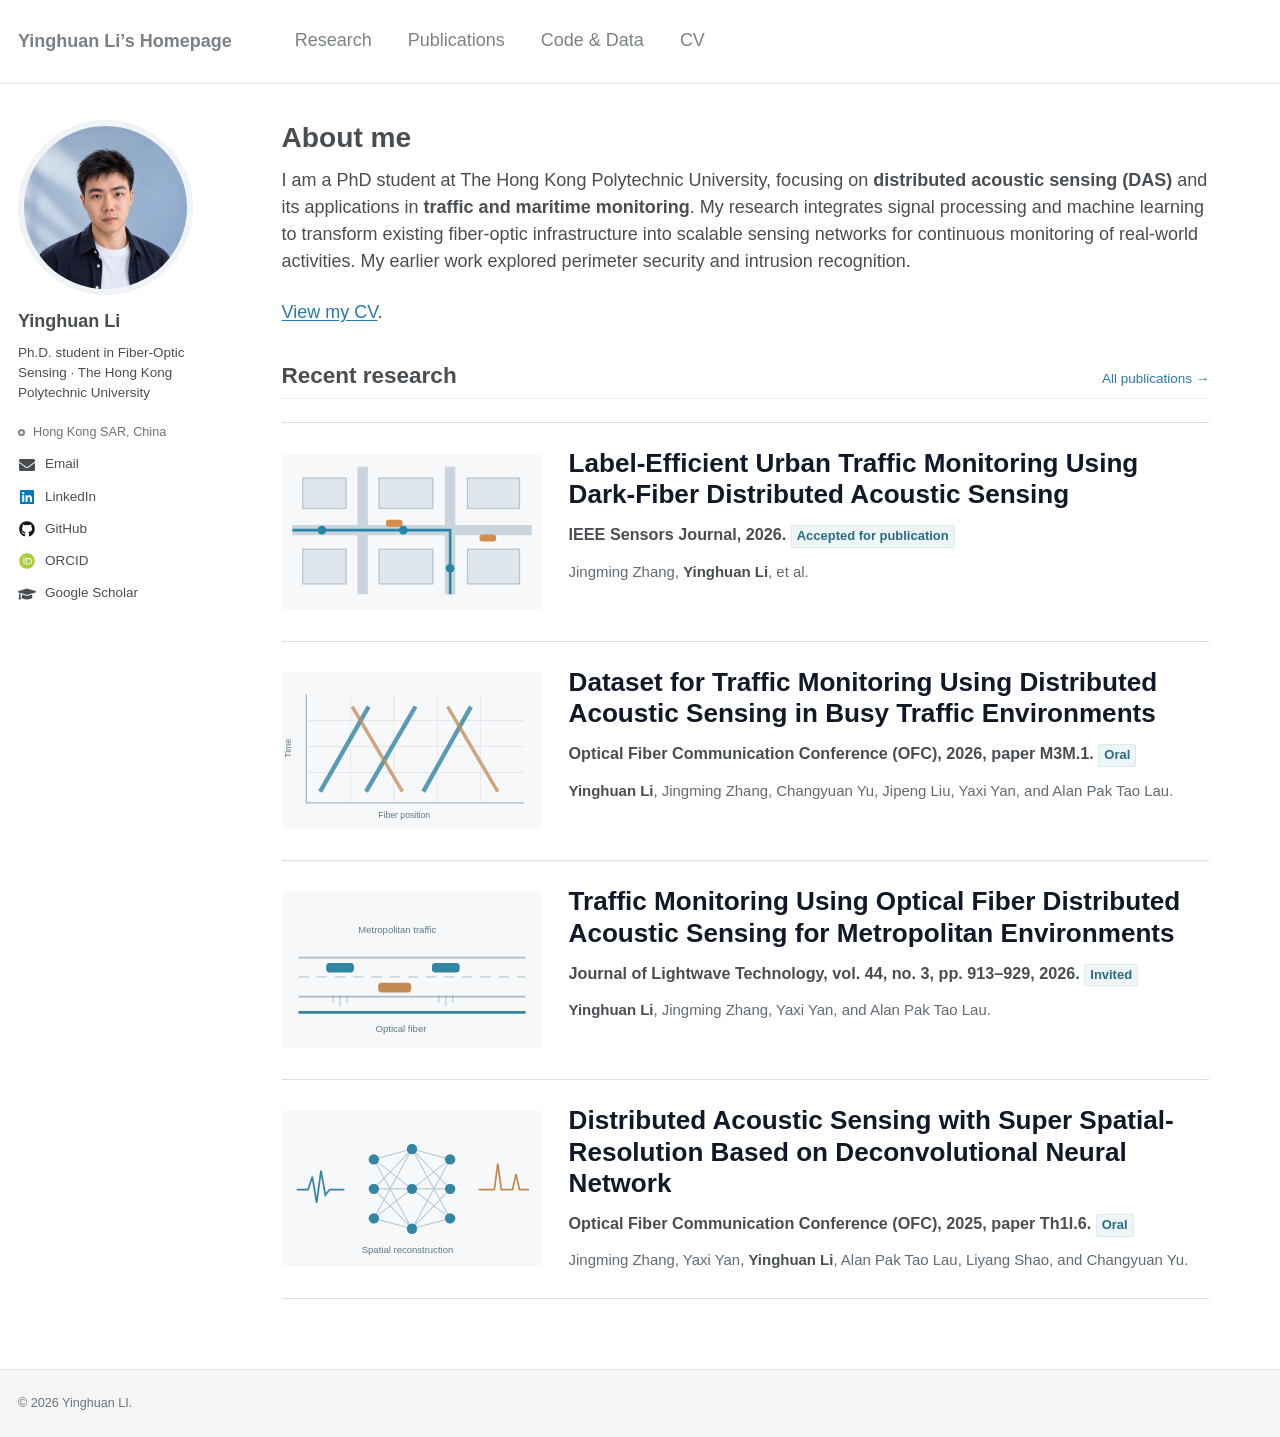
<file: index.html>
<!doctype html>
<!-- Adapted from Academic Pages / Minimal Mistakes; see assets/academicpages-LICENSE.txt. -->
<html lang="en">
<head>
  <meta charset="utf-8">
  <meta name="viewport" content="width=device-width, initial-scale=1">
  <title>About · Yinghuan Li</title>
  <meta name="description" content="I am a PhD student at The Hong Kong Polytechnic University, focusing on distributed acoustic sensing (DAS) and its applications in traffic and maritime monitoring. My research integrates signal processing and machine learning to transform existing fiber-optic infrastructure into scalable sensing networks for continuous monitoring of real-world activities. My earlier work explored perimeter security and intrusion recognition.">
  
  <link rel="stylesheet" href="/assets/css/main.css?v=1793002658">
</head>
<body>
  <a class="skip" href="#main">Skip to content</a>
  <header class="masthead"><div class="masthead__inner-wrap"><nav class="site-navigation" aria-label="Main navigation">
    <div class="nav-primary">
    <a class="site-name" href="/" aria-current="page">Yinghuan Li’s Homepage</a>
    <ul class="nav-visible"><li><a href="/research/">Research</a></li><li><a href="/publications/">Publications</a></li><li><a href="/code-data/">Code & Data</a></li><li><a href="/cv/">CV</a></li></ul>
    </div>
    <button class="nav-toggle" type="button" aria-label="More navigation" aria-controls="nav-overflow" aria-expanded="false" hidden><span class="nav-toggle-icon" aria-hidden="true"><span></span><span></span><span></span></span></button>
    <ul class="nav-overflow" id="nav-overflow" hidden></ul>
  </nav></div></header>
  <div class="portfolio-shell">
    
<aside class="author-card" aria-label="Author profile">
  <img class="author-monogram" src="/assets/media/ba9389b0b4972a44.webp" alt="Yinghuan Li">
  <div class="author-copy">
  <h2>Yinghuan Li</h2>
  <p class="author-role">Ph.D. student in Fiber-Optic Sensing · The Hong Kong Polytechnic University</p>
  </div>
  <div class="author-links-wrapper">
  <button class="follow-toggle" type="button" aria-controls="author-contact-links" aria-expanded="false">Follow</button>
  <ul class="author-links" id="author-contact-links"><li class="author-location"><span class="location">Hong Kong SAR, China</span></li><li><a href="mailto:ying-huan.li@connect.polyu.hk"><!-- Font Awesome Free 5.15.4; icons CC BY 4.0. See assets/fontawesome-LICENSE.txt. -->
<svg class="contact-icon contact-icon--email" viewBox="0 0 512 512" fill="currentColor" aria-hidden="true" focusable="false" xmlns="http://www.w3.org/2000/svg"><path d="M502.3 190.8c3.9-3.1 9.7-.2 9.7 4.7V400c0 26.5-21.5 48-48 48H48c-26.5 0-48-21.5-48-48V195.6c0-5 5.7-7.8 9.7-4.7 22.4 17.4 52.1 39.5 154.1 113.6 21.1 15.4 56.7 47.8 92.2 47.6 35.7.3 72-32.8 92.3-47.6 102-74.1 131.6-96.3 154-113.7zM256 320c23.2.4 56.6-29.2 73.4-41.4 132.7-96.3 142.8-104.7 173.4-128.7 5.8-4.5 9.2-11.5 9.2-18.9v-19c0-26.5-21.5-48-48-48H48C21.5 64 0 85.5 0 112v19c0 7.4 3.4 14.3 9.2 18.9 30.6 23.9 40.7 32.4 173.4 128.7 16.8 12.2 50.2 41.8 73.4 41.4z"/></svg>

Email</a></li><li><a href="https://www.linkedin.com/in/yinghuan-li-a38567391/?locale=en"><!-- Font Awesome Free 5.15.4; icons CC BY 4.0. See assets/fontawesome-LICENSE.txt. -->
<svg class="contact-icon contact-icon--linkedin" viewBox="0 0 448 512" fill="currentColor" aria-hidden="true" focusable="false" xmlns="http://www.w3.org/2000/svg"><path d="M416 32H31.9C14.3 32 0 46.5 0 64.3v383.4C0 465.5 14.3 480 31.9 480H416c17.6 0 32-14.5 32-32.3V64.3c0-17.8-14.4-32.3-32-32.3zM135.4 416H69V202.2h66.5V416zm-33.2-243c-21.3 0-38.5-17.3-38.5-38.5S80.9 96 102.2 96c21.2 0 38.5 17.3 38.5 38.5 0 21.3-17.2 38.5-38.5 38.5zm282.1 243h-66.4V312c0-24.8-.5-56.7-34.5-56.7-34.6 0-39.9 27-39.9 54.9V416h-66.4V202.2h63.7v29.2h.9c8.9-16.8 30.6-34.5 62.9-34.5 67.2 0 79.7 44.3 79.7 101.9V416z"/></svg>

LinkedIn</a></li><li><a href="https://github.com/StepsEight"><!-- Font Awesome Free 5.15.4; icons CC BY 4.0. See assets/fontawesome-LICENSE.txt. -->
<svg class="contact-icon contact-icon--github" viewBox="0 0 496 512" fill="currentColor" aria-hidden="true" focusable="false" xmlns="http://www.w3.org/2000/svg"><path d="M165.9 397.4c0 2-2.3 3.6-5.2 3.6-3.3.3-5.6-1.3-5.6-3.6 0-2 2.3-3.6 5.2-3.6 3-.3 5.6 1.3 5.6 3.6zm-31.1-4.5c-.7 2 1.3 4.3 4.3 4.9 2.6 1 5.6 0 6.2-2s-1.3-4.3-4.3-5.2c-2.6-.7-5.5.3-6.2 2.3zm44.2-1.7c-2.9.7-4.9 2.6-4.6 4.9.3 2 2.9 3.3 5.9 2.6 2.9-.7 4.9-2.6 4.6-4.6-.3-1.9-3-3.2-5.9-2.9zM244.8 8C106.1 8 0 113.3 0 252c0 110.9 69.8 205.8 169.5 239.2 12.8 2.3 17.3-5.6 17.3-12.1 0-6.2-.3-40.4-.3-61.4 0 0-70 15-84.7-29.8 0 0-11.4-29.1-27.8-36.6 0 0-22.9-15.7 1.6-15.4 0 0 24.9 2 38.6 25.8 21.9 38.6 58.6 27.5 72.9 20.9 2.3-16 8.8-27.1 16-33.7-55.9-6.2-112.3-14.3-112.3-110.5 0-27.5 7.6-41.3 23.6-58.9-2.6-6.5-11.1-33.3 2.6-67.9 20.9-6.5 69 27 69 27 20-5.6 41.5-8.5 62.8-8.5s42.8 2.9 62.8 8.5c0 0 48.1-33.6 69-27 13.7 34.7 5.2 61.4 2.6 67.9 16 17.7 25.8 31.5 25.8 58.9 0 96.5-58.9 104.2-114.8 110.5 9.2 7.9 17 22.9 17 46.4 0 33.7-.3 75.4-.3 83.6 0 6.5 4.6 14.4 17.3 12.1C428.2 457.8 496 362.9 496 252 496 113.3 383.5 8 244.8 8zM97.2 352.9c-1.3 1-1 3.3.7 5.2 1.6 1.6 3.9 2.3 5.2 1 1.3-1 1-3.3-.7-5.2-1.6-1.6-3.9-2.3-5.2-1zm-10.8-8.1c-.7 1.3.3 2.9 2.3 3.9 1.6 1 3.6.7 4.3-.7.7-1.3-.3-2.9-2.3-3.9-2-.6-3.6-.3-4.3.7zm32.4 35.6c-1.6 1.3-1 4.3 1.3 6.2 2.3 2.3 5.2 2.6 6.5 1 1.3-1.3.7-4.3-1.3-6.2-2.2-2.3-5.2-2.6-6.5-1zm-11.4-14.7c-1.6 1-1.6 3.6 0 5.9 1.6 2.3 4.3 3.3 5.6 2.3 1.6-1.3 1.6-3.9 0-6.2-1.4-2.3-4-3.3-5.6-2z"/></svg>

GitHub</a></li><li><a href="https://orcid.org/0000-0002-9849-8032"><!-- Font Awesome Free 5.15.4; icons CC BY 4.0. See assets/fontawesome-LICENSE.txt. -->
<svg class="contact-icon contact-icon--orcid" viewBox="0 0 512 512" fill="currentColor" aria-hidden="true" focusable="false" xmlns="http://www.w3.org/2000/svg"><path d="M294.75 188.19h-45.92V342h47.47c67.62 0 83.12-51.34 83.12-76.91 0-41.64-26.54-76.9-84.67-76.9zM256 8C119 8 8 119 8 256s111 248 248 248 248-111 248-248S393 8 256 8zm-80.79 360.76h-29.84v-207.5h29.84zm-14.92-231.14a19.57 19.57 0 1 1 19.57-19.57 19.64 19.64 0 0 1-19.57 19.57zM300 369h-81V161.26h80.6c76.73 0 110.44 54.83 110.44 103.85C410 318.39 368.38 369 300 369z"/></svg>

ORCID</a></li><li><a href="https://scholar.google.com/citations?user=n-cyWgwAAAAJ&amp;hl=en"><!-- Font Awesome Free 5.15.4; icons CC BY 4.0. See assets/fontawesome-LICENSE.txt. -->
<svg class="contact-icon contact-icon--scholar" viewBox="0 0 640 512" fill="currentColor" aria-hidden="true" focusable="false" xmlns="http://www.w3.org/2000/svg"><path d="M622.34 153.2L343.4 67.5c-15.2-4.67-31.6-4.67-46.79 0L17.66 153.2c-23.54 7.23-23.54 38.36 0 45.59l48.63 14.94c-10.67 13.19-17.23 29.28-17.88 46.9C38.78 266.15 32 276.11 32 288c0 10.78 5.68 19.85 13.86 25.65L20.33 428.53C18.11 438.52 25.71 448 35.94 448h56.11c10.24 0 17.84-9.48 15.62-19.47L82.14 313.65C90.32 307.85 96 298.78 96 288c0-11.57-6.47-21.25-15.66-26.87.76-15.02 8.44-28.3 20.69-36.72L296.6 284.5c9.06 2.78 26.44 6.25 46.79 0l278.95-85.7c23.55-7.24 23.55-38.36 0-45.6zM352.79 315.09c-28.53 8.76-52.84 3.92-65.59 0l-145.02-44.55L128 384c0 35.35 85.96 64 192 64s192-28.65 192-64l-14.18-113.47-145.03 44.56z"/></svg>

Google Scholar</a></li></ul>
  </div>
</aside>

    <main id="main"><h1>About me</h1>
<div class="about-copy">
<p>I am a PhD student at The Hong Kong Polytechnic University, focusing on <strong>distributed acoustic sensing (DAS)</strong> and its applications in <strong>traffic and maritime monitoring</strong>. My research integrates signal processing and machine learning to transform existing fiber-optic infrastructure into scalable sensing networks for continuous monitoring of real-world activities. My earlier work explored perimeter security and intrusion recognition.</p>
<p><a href="/cv/">View my CV</a>.</p>
</div>

<div class="section-heading"><h2>Recent research</h2><a href="/publications/">All publications <span aria-hidden="true">→</span></a></div>
<div class="research-list">


<article class="project-row research-row">
  <figure class="research-visual">
    
<svg viewBox="0 0 300 180" xmlns="http://www.w3.org/2000/svg" aria-hidden="true" focusable="false">
<rect width="300" height="180" rx="3" fill="#f6f8fa"/>

<g fill="#e0e7ec" stroke="#b8c6d0" stroke-width="1.5"><rect x="24" y="28" width="50" height="35"/><rect x="112" y="28" width="62" height="35"/><rect x="214" y="28" width="60" height="35"/><rect x="24" y="110" width="50" height="40"/><rect x="112" y="110" width="62" height="40"/><rect x="214" y="110" width="60" height="40"/></g>
<path d="M12 88H288M93 15V162M194 15V162" stroke="#c9d4dc" stroke-width="12"/><path d="M12 88H194V162" stroke="#2885a5" stroke-width="3" fill="none"/>
<g fill="#2885a5"><circle cx="46" cy="88" r="5"/><circle cx="140" cy="88" r="5"/><circle cx="194" cy="132" r="5"/></g><g fill="#d38c4a"><rect x="120" y="76" width="19" height="8" rx="3"/><rect x="228" y="93" width="19" height="8" rx="3"/></g>

</svg>

  </figure>
  <div class="project-copy research-citation"><h3><a href="https://doi.org/10.1109/JSEN.2026.3744392">Label-Efficient Urban Traffic Monitoring Using Dark-Fiber Distributed Acoustic Sensing</a></h3><p class="research-venue">IEEE Sensors Journal, 2026. <span class="badge">Accepted for publication</span></p><p class="research-authors">Jingming Zhang, <strong>Yinghuan Li</strong>, et al.</p></div>
</article>

<article class="project-row research-row">
  <figure class="research-visual">
    
<svg viewBox="0 0 300 180" xmlns="http://www.w3.org/2000/svg" aria-hidden="true" focusable="false">
<rect width="300" height="180" rx="3" fill="#f6f8fa"/>

<path d="M28 25V150H279" fill="none" stroke="#a9b8c4" stroke-width="1.5"/>
<g stroke="#e1e7ec" stroke-width="1"><path d="M28 55H279M28 85H279M28 115H279M79 25V150M129 25V150M179 25V150M229 25V150"/></g>
<g stroke="#3285a3" stroke-width="5" opacity=".8"><path d="M44 137L100 39M97 137L154 39M163 137L218 39"/></g><g stroke="#c18a52" stroke-width="4" opacity=".75"><path d="M81 39L139 137M191 39L249 137"/></g>
<g fill="#617783" font-size="10" font-family="Arial,sans-serif"><text x="111" y="168">Fiber position</text><text x="10" y="98" transform="rotate(-90 10 98)">Time</text></g>

</svg>

  </figure>
  <div class="project-copy research-citation"><h3><a href="https://doi.org/10.1364/OFC.2026.M3M.1">Dataset for Traffic Monitoring Using Distributed Acoustic Sensing in Busy Traffic Environments</a></h3><p class="research-venue">Optical Fiber Communication Conference (OFC), 2026, paper M3M.1. <span class="badge">Oral</span></p><p class="research-authors"><strong>Yinghuan Li</strong>, Jingming Zhang, Changyuan Yu, Jipeng Liu, Yaxi Yan, and Alan Pak Tao Lau.</p></div>
</article>

<article class="project-row research-row">
  <figure class="research-visual">
    
<svg viewBox="0 0 300 180" xmlns="http://www.w3.org/2000/svg" aria-hidden="true" focusable="false">
<rect width="300" height="180" rx="3" fill="#f6f8fa"/>

<path d="M19 76H281M19 121H281" stroke="#acbac5" stroke-width="2"/><path d="M19 98H281" stroke="#ced8df" stroke-width="2" stroke-dasharray="12 9"/>
<g fill="#3285a3"><rect x="51" y="82" width="32" height="11" rx="4"/><rect x="173" y="82" width="32" height="11" rx="4"/></g><rect x="111" y="105" width="38" height="11" rx="4" fill="#c18a52"/>
<path d="M19 139H281" stroke="#3285a3" stroke-width="3"/><g fill="none" stroke="#3285a3" opacity=".45"><path d="M67 119v13m-8-13v9m16-9v9M189 119v13m-8-13v9m16-9v9"/></g>
<g fill="#617783" font-family="Arial,sans-serif" font-size="11"><text x="88" y="48">Metropolitan traffic</text><text x="108" y="162">Optical fiber</text></g>

</svg>

  </figure>
  <div class="project-copy research-citation"><h3><a href="https://doi.org/10.1109/JLT.2025.3642924">Traffic Monitoring Using Optical Fiber Distributed Acoustic Sensing for Metropolitan Environments</a></h3><p class="research-venue">Journal of Lightwave Technology, vol. 44, no. 3, pp. 913–929, 2026. <span class="badge">Invited</span></p><p class="research-authors"><strong>Yinghuan Li</strong>, Jingming Zhang, Yaxi Yan, and Alan Pak Tao Lau.</p></div>
</article>

<article class="project-row research-row">
  <figure class="research-visual">
    
<svg viewBox="0 0 300 180" xmlns="http://www.w3.org/2000/svg" aria-hidden="true" focusable="false">
<rect width="300" height="180" rx="3" fill="#f6f8fa"/>

<path d="M17 91h13l5-15 5 30 5-37 5 28 5-6h17" fill="none" stroke="#3285a3" stroke-width="2"/>
<g fill="none" stroke="#b9cbd7" stroke-width="1.3"><path d="M106 56L150 44 194 56M106 56L150 90 194 56M106 56L150 136 194 56M106 90L150 44 194 90M106 90L150 90 194 90M106 90L150 136 194 90M106 124L150 44 194 124M106 124L150 90 194 124M106 124L150 136 194 124"/></g>
<g fill="#3285a3"><circle cx="106" cy="56" r="6"/><circle cx="106" cy="90" r="6"/><circle cx="106" cy="124" r="6"/><circle cx="150" cy="44" r="6"/><circle cx="150" cy="90" r="6"/><circle cx="150" cy="136" r="6"/><circle cx="194" cy="56" r="6"/><circle cx="194" cy="90" r="6"/><circle cx="194" cy="124" r="6"/></g>
<path d="M227 91h18l4-30 4 30h13l4-18 4 18h11" fill="none" stroke="#c18a52" stroke-width="2"/>
<text x="92" y="164" fill="#617783" font-family="Arial,sans-serif" font-size="11">Spatial reconstruction</text>

</svg>

  </figure>
  <div class="project-copy research-citation"><h3><a href="https://doi.org/10.1364/OFC.2025.Th1I.6">Distributed Acoustic Sensing with Super Spatial-Resolution Based on Deconvolutional Neural Network</a></h3><p class="research-venue">Optical Fiber Communication Conference (OFC), 2025, paper Th1I.6. <span class="badge">Oral</span></p><p class="research-authors">Jingming Zhang, Yaxi Yan, <strong>Yinghuan Li</strong>, Alan Pak Tao Lau, Liyang Shao, and Changyuan Yu.</p></div>
</article>

</div>


</main>
  </div>
  <footer class="portfolio-footer">© 2026 Yinghuan LI.</footer>
  <script defer src="/assets/navigation.js?v=1793002658"></script>
</body>
</html>
</file>
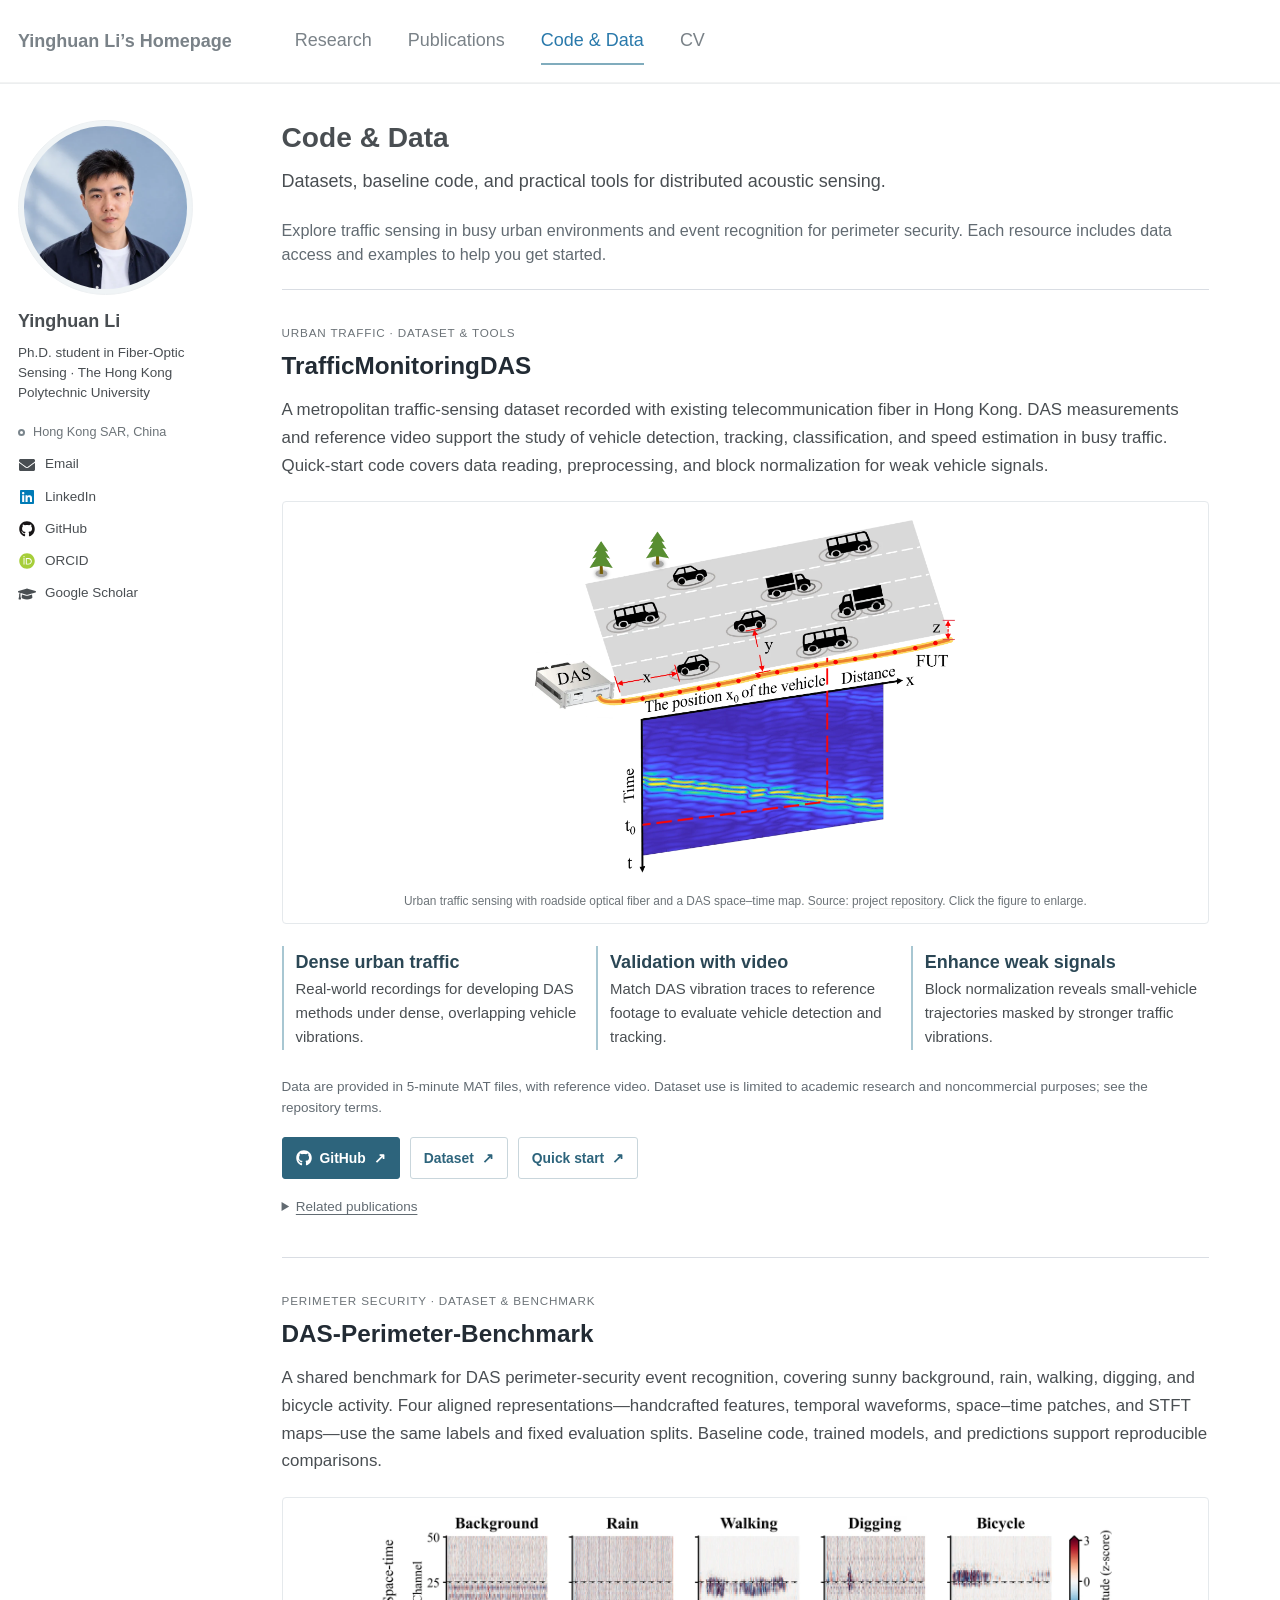
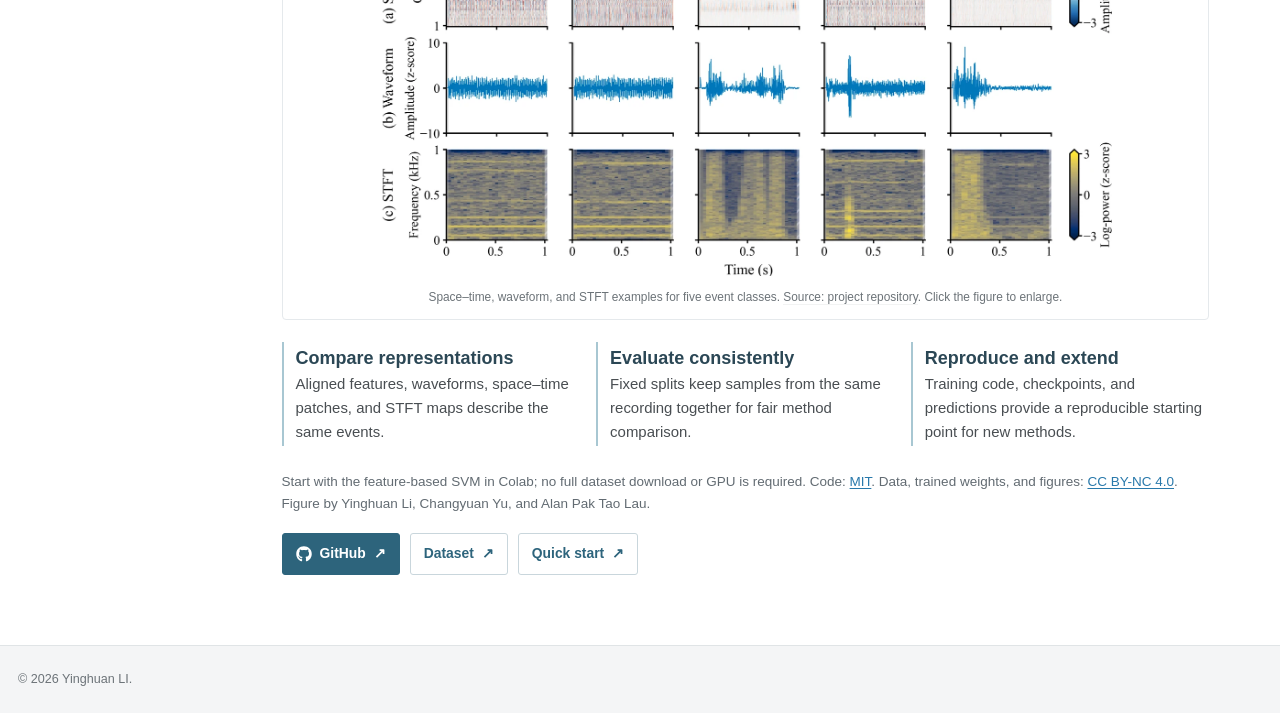
<file: code-data/index.html>
<!doctype html>
<!-- Adapted from Academic Pages / Minimal Mistakes; see assets/academicpages-LICENSE.txt. -->
<html lang="en">
<head>
  <meta charset="utf-8">
  <meta name="viewport" content="width=device-width, initial-scale=1">
  <title>Code &amp; Data · Yinghuan Li</title>
  <meta name="description" content="I am a PhD student at The Hong Kong Polytechnic University, focusing on distributed acoustic sensing (DAS) and its applications in traffic and maritime monitoring. My research integrates signal processing and machine learning to transform existing fiber-optic infrastructure into scalable sensing networks for continuous monitoring of real-world activities. My earlier work explored perimeter security and intrusion recognition.">
  
  <link rel="stylesheet" href="/assets/css/main.css?v=1793002658">
</head>
<body>
  <a class="skip" href="#main">Skip to content</a>
  <header class="masthead"><div class="masthead__inner-wrap"><nav class="site-navigation" aria-label="Main navigation">
    <div class="nav-primary">
    <a class="site-name" href="/">Yinghuan Li’s Homepage</a>
    <ul class="nav-visible"><li><a href="/research/">Research</a></li><li><a href="/publications/">Publications</a></li><li><a href="/code-data/" aria-current="page">Code & Data</a></li><li><a href="/cv/">CV</a></li></ul>
    </div>
    <button class="nav-toggle" type="button" aria-label="More navigation" aria-controls="nav-overflow" aria-expanded="false" hidden><span class="nav-toggle-icon" aria-hidden="true"><span></span><span></span><span></span></span></button>
    <ul class="nav-overflow" id="nav-overflow" hidden></ul>
  </nav></div></header>
  <div class="portfolio-shell">
    
<aside class="author-card" aria-label="Author profile">
  <img class="author-monogram" src="/assets/media/ba9389b0b4972a44.webp" alt="Yinghuan Li">
  <div class="author-copy">
  <h2>Yinghuan Li</h2>
  <p class="author-role">Ph.D. student in Fiber-Optic Sensing · The Hong Kong Polytechnic University</p>
  </div>
  <div class="author-links-wrapper">
  <button class="follow-toggle" type="button" aria-controls="author-contact-links" aria-expanded="false">Follow</button>
  <ul class="author-links" id="author-contact-links"><li class="author-location"><span class="location">Hong Kong SAR, China</span></li><li><a href="mailto:ying-huan.li@connect.polyu.hk"><!-- Font Awesome Free 5.15.4; icons CC BY 4.0. See assets/fontawesome-LICENSE.txt. -->
<svg class="contact-icon contact-icon--email" viewBox="0 0 512 512" fill="currentColor" aria-hidden="true" focusable="false" xmlns="http://www.w3.org/2000/svg"><path d="M502.3 190.8c3.9-3.1 9.7-.2 9.7 4.7V400c0 26.5-21.5 48-48 48H48c-26.5 0-48-21.5-48-48V195.6c0-5 5.7-7.8 9.7-4.7 22.4 17.4 52.1 39.5 154.1 113.6 21.1 15.4 56.7 47.8 92.2 47.6 35.7.3 72-32.8 92.3-47.6 102-74.1 131.6-96.3 154-113.7zM256 320c23.2.4 56.6-29.2 73.4-41.4 132.7-96.3 142.8-104.7 173.4-128.7 5.8-4.5 9.2-11.5 9.2-18.9v-19c0-26.5-21.5-48-48-48H48C21.5 64 0 85.5 0 112v19c0 7.4 3.4 14.3 9.2 18.9 30.6 23.9 40.7 32.4 173.4 128.7 16.8 12.2 50.2 41.8 73.4 41.4z"/></svg>

Email</a></li><li><a href="https://www.linkedin.com/in/yinghuan-li-a38567391/?locale=en"><!-- Font Awesome Free 5.15.4; icons CC BY 4.0. See assets/fontawesome-LICENSE.txt. -->
<svg class="contact-icon contact-icon--linkedin" viewBox="0 0 448 512" fill="currentColor" aria-hidden="true" focusable="false" xmlns="http://www.w3.org/2000/svg"><path d="M416 32H31.9C14.3 32 0 46.5 0 64.3v383.4C0 465.5 14.3 480 31.9 480H416c17.6 0 32-14.5 32-32.3V64.3c0-17.8-14.4-32.3-32-32.3zM135.4 416H69V202.2h66.5V416zm-33.2-243c-21.3 0-38.5-17.3-38.5-38.5S80.9 96 102.2 96c21.2 0 38.5 17.3 38.5 38.5 0 21.3-17.2 38.5-38.5 38.5zm282.1 243h-66.4V312c0-24.8-.5-56.7-34.5-56.7-34.6 0-39.9 27-39.9 54.9V416h-66.4V202.2h63.7v29.2h.9c8.9-16.8 30.6-34.5 62.9-34.5 67.2 0 79.7 44.3 79.7 101.9V416z"/></svg>

LinkedIn</a></li><li><a href="https://github.com/StepsEight"><!-- Font Awesome Free 5.15.4; icons CC BY 4.0. See assets/fontawesome-LICENSE.txt. -->
<svg class="contact-icon contact-icon--github" viewBox="0 0 496 512" fill="currentColor" aria-hidden="true" focusable="false" xmlns="http://www.w3.org/2000/svg"><path d="M165.9 397.4c0 2-2.3 3.6-5.2 3.6-3.3.3-5.6-1.3-5.6-3.6 0-2 2.3-3.6 5.2-3.6 3-.3 5.6 1.3 5.6 3.6zm-31.1-4.5c-.7 2 1.3 4.3 4.3 4.9 2.6 1 5.6 0 6.2-2s-1.3-4.3-4.3-5.2c-2.6-.7-5.5.3-6.2 2.3zm44.2-1.7c-2.9.7-4.9 2.6-4.6 4.9.3 2 2.9 3.3 5.9 2.6 2.9-.7 4.9-2.6 4.6-4.6-.3-1.9-3-3.2-5.9-2.9zM244.8 8C106.1 8 0 113.3 0 252c0 110.9 69.8 205.8 169.5 239.2 12.8 2.3 17.3-5.6 17.3-12.1 0-6.2-.3-40.4-.3-61.4 0 0-70 15-84.7-29.8 0 0-11.4-29.1-27.8-36.6 0 0-22.9-15.7 1.6-15.4 0 0 24.9 2 38.6 25.8 21.9 38.6 58.6 27.5 72.9 20.9 2.3-16 8.8-27.1 16-33.7-55.9-6.2-112.3-14.3-112.3-110.5 0-27.5 7.6-41.3 23.6-58.9-2.6-6.5-11.1-33.3 2.6-67.9 20.9-6.5 69 27 69 27 20-5.6 41.5-8.5 62.8-8.5s42.8 2.9 62.8 8.5c0 0 48.1-33.6 69-27 13.7 34.7 5.2 61.4 2.6 67.9 16 17.7 25.8 31.5 25.8 58.9 0 96.5-58.9 104.2-114.8 110.5 9.2 7.9 17 22.9 17 46.4 0 33.7-.3 75.4-.3 83.6 0 6.5 4.6 14.4 17.3 12.1C428.2 457.8 496 362.9 496 252 496 113.3 383.5 8 244.8 8zM97.2 352.9c-1.3 1-1 3.3.7 5.2 1.6 1.6 3.9 2.3 5.2 1 1.3-1 1-3.3-.7-5.2-1.6-1.6-3.9-2.3-5.2-1zm-10.8-8.1c-.7 1.3.3 2.9 2.3 3.9 1.6 1 3.6.7 4.3-.7.7-1.3-.3-2.9-2.3-3.9-2-.6-3.6-.3-4.3.7zm32.4 35.6c-1.6 1.3-1 4.3 1.3 6.2 2.3 2.3 5.2 2.6 6.5 1 1.3-1.3.7-4.3-1.3-6.2-2.2-2.3-5.2-2.6-6.5-1zm-11.4-14.7c-1.6 1-1.6 3.6 0 5.9 1.6 2.3 4.3 3.3 5.6 2.3 1.6-1.3 1.6-3.9 0-6.2-1.4-2.3-4-3.3-5.6-2z"/></svg>

GitHub</a></li><li><a href="https://orcid.org/0000-0002-9849-8032"><!-- Font Awesome Free 5.15.4; icons CC BY 4.0. See assets/fontawesome-LICENSE.txt. -->
<svg class="contact-icon contact-icon--orcid" viewBox="0 0 512 512" fill="currentColor" aria-hidden="true" focusable="false" xmlns="http://www.w3.org/2000/svg"><path d="M294.75 188.19h-45.92V342h47.47c67.62 0 83.12-51.34 83.12-76.91 0-41.64-26.54-76.9-84.67-76.9zM256 8C119 8 8 119 8 256s111 248 248 248 248-111 248-248S393 8 256 8zm-80.79 360.76h-29.84v-207.5h29.84zm-14.92-231.14a19.57 19.57 0 1 1 19.57-19.57 19.64 19.64 0 0 1-19.57 19.57zM300 369h-81V161.26h80.6c76.73 0 110.44 54.83 110.44 103.85C410 318.39 368.38 369 300 369z"/></svg>

ORCID</a></li><li><a href="https://scholar.google.com/citations?user=n-cyWgwAAAAJ&amp;hl=en"><!-- Font Awesome Free 5.15.4; icons CC BY 4.0. See assets/fontawesome-LICENSE.txt. -->
<svg class="contact-icon contact-icon--scholar" viewBox="0 0 640 512" fill="currentColor" aria-hidden="true" focusable="false" xmlns="http://www.w3.org/2000/svg"><path d="M622.34 153.2L343.4 67.5c-15.2-4.67-31.6-4.67-46.79 0L17.66 153.2c-23.54 7.23-23.54 38.36 0 45.59l48.63 14.94c-10.67 13.19-17.23 29.28-17.88 46.9C38.78 266.15 32 276.11 32 288c0 10.78 5.68 19.85 13.86 25.65L20.33 428.53C18.11 438.52 25.71 448 35.94 448h56.11c10.24 0 17.84-9.48 15.62-19.47L82.14 313.65C90.32 307.85 96 298.78 96 288c0-11.57-6.47-21.25-15.66-26.87.76-15.02 8.44-28.3 20.69-36.72L296.6 284.5c9.06 2.78 26.44 6.25 46.79 0l278.95-85.7c23.55-7.24 23.55-38.36 0-45.6zM352.79 315.09c-28.53 8.76-52.84 3.92-65.59 0l-145.02-44.55L128 384c0 35.35 85.96 64 192 64s192-28.65 192-64l-14.18-113.47-145.03 44.56z"/></svg>

Google Scholar</a></li></ul>
  </div>
</aside>

    <main id="main"><h1>Code &amp; Data</h1>
<p class="lead">Datasets, baseline code, and practical tools for distributed acoustic sensing.</p>
<p class="resource-intro">Explore traffic sensing in busy urban environments and event recognition for perimeter security. Each resource includes data access and examples to help you get started.</p>

<div class="open-resources">

<article class="open-resource" aria-labelledby="resource-traffic-das">
  <div class="resource-heading"><p class="eyebrow">URBAN TRAFFIC · DATASET &amp; TOOLS</p><h2 id="resource-traffic-das"><a href="https://github.com/StepsEight/TrafficMonitoringDAS">TrafficMonitoringDAS</a></h2></div>
  <div class="resource-description"><p>A metropolitan traffic-sensing dataset recorded with existing telecommunication fiber in Hong Kong. DAS measurements and reference video support the study of vehicle detection, tracking, classification, and speed estimation in busy traffic. Quick-start code covers data reading, preprocessing, and block normalization for weak vehicle signals.</p></div>
  <figure class="resource-figure"><a href="/assets/media/1bd47361795102a4.webp" aria-label="View TrafficMonitoringDAS figure at full size"><img src="/assets/media/1bd47361795102a4.webp" alt="Urban traffic sensing with roadside optical fiber and a DAS space–time map."></a><figcaption>Urban traffic sensing with roadside optical fiber and a DAS space–time map. <a href="https://github.com/StepsEight/TrafficMonitoringDAS">Source: project repository</a>. Click the figure to enlarge.</figcaption></figure>
  <div class="resource-details"><ul>
<li><strong>Dense urban traffic</strong> Real-world recordings for developing DAS methods under dense, overlapping vehicle vibrations.</li>
<li><strong>Validation with video</strong> Match DAS vibration traces to reference footage to evaluate vehicle detection and tracking.</li>
<li><strong>Enhance weak signals</strong> Block normalization reveals small-vehicle trajectories masked by stronger traffic vibrations.</li>
</ul>
<p>Data are provided in 5-minute MAT files, with reference video. Dataset use is limited to academic research and noncommercial purposes; see the repository terms.</p></div>
  <nav class="resource-actions" aria-label="TrafficMonitoringDAS resources"><a href="https://github.com/StepsEight/TrafficMonitoringDAS" class="resource-primary"><!-- Font Awesome Free 5.15.4; icons CC BY 4.0. See assets/fontawesome-LICENSE.txt. -->
<svg class="contact-icon contact-icon--github" viewBox="0 0 496 512" fill="currentColor" aria-hidden="true" focusable="false" xmlns="http://www.w3.org/2000/svg"><path d="M165.9 397.4c0 2-2.3 3.6-5.2 3.6-3.3.3-5.6-1.3-5.6-3.6 0-2 2.3-3.6 5.2-3.6 3-.3 5.6 1.3 5.6 3.6zm-31.1-4.5c-.7 2 1.3 4.3 4.3 4.9 2.6 1 5.6 0 6.2-2s-1.3-4.3-4.3-5.2c-2.6-.7-5.5.3-6.2 2.3zm44.2-1.7c-2.9.7-4.9 2.6-4.6 4.9.3 2 2.9 3.3 5.9 2.6 2.9-.7 4.9-2.6 4.6-4.6-.3-1.9-3-3.2-5.9-2.9zM244.8 8C106.1 8 0 113.3 0 252c0 110.9 69.8 205.8 169.5 239.2 12.8 2.3 17.3-5.6 17.3-12.1 0-6.2-.3-40.4-.3-61.4 0 0-70 15-84.7-29.8 0 0-11.4-29.1-27.8-36.6 0 0-22.9-15.7 1.6-15.4 0 0 24.9 2 38.6 25.8 21.9 38.6 58.6 27.5 72.9 20.9 2.3-16 8.8-27.1 16-33.7-55.9-6.2-112.3-14.3-112.3-110.5 0-27.5 7.6-41.3 23.6-58.9-2.6-6.5-11.1-33.3 2.6-67.9 20.9-6.5 69 27 69 27 20-5.6 41.5-8.5 62.8-8.5s42.8 2.9 62.8 8.5c0 0 48.1-33.6 69-27 13.7 34.7 5.2 61.4 2.6 67.9 16 17.7 25.8 31.5 25.8 58.9 0 96.5-58.9 104.2-114.8 110.5 9.2 7.9 17 22.9 17 46.4 0 33.7-.3 75.4-.3 83.6 0 6.5 4.6 14.4 17.3 12.1C428.2 457.8 496 362.9 496 252 496 113.3 383.5 8 244.8 8zM97.2 352.9c-1.3 1-1 3.3.7 5.2 1.6 1.6 3.9 2.3 5.2 1 1.3-1 1-3.3-.7-5.2-1.6-1.6-3.9-2.3-5.2-1zm-10.8-8.1c-.7 1.3.3 2.9 2.3 3.9 1.6 1 3.6.7 4.3-.7.7-1.3-.3-2.9-2.3-3.9-2-.6-3.6-.3-4.3.7zm32.4 35.6c-1.6 1.3-1 4.3 1.3 6.2 2.3 2.3 5.2 2.6 6.5 1 1.3-1.3.7-4.3-1.3-6.2-2.2-2.3-5.2-2.6-6.5-1zm-11.4-14.7c-1.6 1-1.6 3.6 0 5.9 1.6 2.3 4.3 3.3 5.6 2.3 1.6-1.3 1.6-3.9 0-6.2-1.4-2.3-4-3.3-5.6-2z"/></svg>
GitHub<span aria-hidden="true">↗</span></a><a href="https://github.com/StepsEight/TrafficMonitoringDAS/tree/main/PolyU%20dataset">Dataset<span aria-hidden="true">↗</span></a><a href="https://github.com/StepsEight/TrafficMonitoringDAS/tree/main/PolyU%20dataset/Quick%20Start">Quick start<span aria-hidden="true">↗</span></a></nav>
  <details class="resource-citation"><summary>Related publications</summary><ol class="publications"><li><strong>Yinghuan Li</strong>, Jingming Zhang, Yaxi Yan, and Alan Pak Tao Lau. <span class="pub-title"><a href="https://doi.org/10.1109/JLT.2025.3642924">Traffic Monitoring Using Optical Fiber Distributed Acoustic Sensing for Metropolitan Environments</a></span> <em>Journal of Lightwave Technology, vol. 44, no. 3, pp. 913–929, 2026.</em> <span class="badge">Invited</span></li><li><strong>Yinghuan Li</strong>, Jingming Zhang, Changyuan Yu, Jipeng Liu, Yaxi Yan, and Alan Pak Tao Lau. <span class="pub-title"><a href="https://doi.org/10.1364/OFC.2026.M3M.1">Dataset for Traffic Monitoring Using Distributed Acoustic Sensing in Busy Traffic Environments</a></span> <em>Optical Fiber Communication Conference (OFC), 2026, paper M3M.1.</em> <span class="badge">Oral</span></li></ol></details>
</article>

<article class="open-resource" aria-labelledby="resource-perimeter-benchmark">
  <div class="resource-heading"><p class="eyebrow">PERIMETER SECURITY · DATASET &amp; BENCHMARK</p><h2 id="resource-perimeter-benchmark"><a href="https://github.com/StepsEight/DAS-Perimeter-Benchmark">DAS-Perimeter-Benchmark</a></h2></div>
  <div class="resource-description"><p>A shared benchmark for DAS perimeter-security event recognition, covering sunny background, rain, walking, digging, and bicycle activity. Four aligned representations—handcrafted features, temporal waveforms, space–time patches, and STFT maps—use the same labels and fixed evaluation splits. Baseline code, trained models, and predictions support reproducible comparisons.</p></div>
  <figure class="resource-figure"><a href="/assets/media/7f4eaef1d769e11e.webp" aria-label="View DAS-Perimeter-Benchmark figure at full size"><img src="/assets/media/7f4eaef1d769e11e.webp" alt="Space–time, waveform, and STFT examples for five event classes." loading="lazy"></a><figcaption>Space–time, waveform, and STFT examples for five event classes. <a href="https://github.com/StepsEight/DAS-Perimeter-Benchmark">Source: project repository</a>. Click the figure to enlarge.</figcaption></figure>
  <div class="resource-details"><ul>
<li><strong>Compare representations</strong> Aligned features, waveforms, space–time patches, and STFT maps describe the same events.</li>
<li><strong>Evaluate consistently</strong> Fixed splits keep samples from the same recording together for fair method comparison.</li>
<li><strong>Reproduce and extend</strong> Training code, checkpoints, and predictions provide a reproducible starting point for new methods.</li>
</ul>
<p>Start with the feature-based SVM in Colab; no full dataset download or GPU is required. Code: <a href="https://github.com/StepsEight/DAS-Perimeter-Benchmark/blob/main/LICENSE">MIT</a>. Data, trained weights, and figures: <a href="https://github.com/StepsEight/DAS-Perimeter-Benchmark/blob/main/LICENSE-DATA">CC BY-NC 4.0</a>. Figure by Yinghuan Li, Changyuan Yu, and Alan Pak Tao Lau.</p></div>
  <nav class="resource-actions" aria-label="DAS-Perimeter-Benchmark resources"><a href="https://github.com/StepsEight/DAS-Perimeter-Benchmark" class="resource-primary"><!-- Font Awesome Free 5.15.4; icons CC BY 4.0. See assets/fontawesome-LICENSE.txt. -->
<svg class="contact-icon contact-icon--github" viewBox="0 0 496 512" fill="currentColor" aria-hidden="true" focusable="false" xmlns="http://www.w3.org/2000/svg"><path d="M165.9 397.4c0 2-2.3 3.6-5.2 3.6-3.3.3-5.6-1.3-5.6-3.6 0-2 2.3-3.6 5.2-3.6 3-.3 5.6 1.3 5.6 3.6zm-31.1-4.5c-.7 2 1.3 4.3 4.3 4.9 2.6 1 5.6 0 6.2-2s-1.3-4.3-4.3-5.2c-2.6-.7-5.5.3-6.2 2.3zm44.2-1.7c-2.9.7-4.9 2.6-4.6 4.9.3 2 2.9 3.3 5.9 2.6 2.9-.7 4.9-2.6 4.6-4.6-.3-1.9-3-3.2-5.9-2.9zM244.8 8C106.1 8 0 113.3 0 252c0 110.9 69.8 205.8 169.5 239.2 12.8 2.3 17.3-5.6 17.3-12.1 0-6.2-.3-40.4-.3-61.4 0 0-70 15-84.7-29.8 0 0-11.4-29.1-27.8-36.6 0 0-22.9-15.7 1.6-15.4 0 0 24.9 2 38.6 25.8 21.9 38.6 58.6 27.5 72.9 20.9 2.3-16 8.8-27.1 16-33.7-55.9-6.2-112.3-14.3-112.3-110.5 0-27.5 7.6-41.3 23.6-58.9-2.6-6.5-11.1-33.3 2.6-67.9 20.9-6.5 69 27 69 27 20-5.6 41.5-8.5 62.8-8.5s42.8 2.9 62.8 8.5c0 0 48.1-33.6 69-27 13.7 34.7 5.2 61.4 2.6 67.9 16 17.7 25.8 31.5 25.8 58.9 0 96.5-58.9 104.2-114.8 110.5 9.2 7.9 17 22.9 17 46.4 0 33.7-.3 75.4-.3 83.6 0 6.5 4.6 14.4 17.3 12.1C428.2 457.8 496 362.9 496 252 496 113.3 383.5 8 244.8 8zM97.2 352.9c-1.3 1-1 3.3.7 5.2 1.6 1.6 3.9 2.3 5.2 1 1.3-1 1-3.3-.7-5.2-1.6-1.6-3.9-2.3-5.2-1zm-10.8-8.1c-.7 1.3.3 2.9 2.3 3.9 1.6 1 3.6.7 4.3-.7.7-1.3-.3-2.9-2.3-3.9-2-.6-3.6-.3-4.3.7zm32.4 35.6c-1.6 1.3-1 4.3 1.3 6.2 2.3 2.3 5.2 2.6 6.5 1 1.3-1.3.7-4.3-1.3-6.2-2.2-2.3-5.2-2.6-6.5-1zm-11.4-14.7c-1.6 1-1.6 3.6 0 5.9 1.6 2.3 4.3 3.3 5.6 2.3 1.6-1.3 1.6-3.9 0-6.2-1.4-2.3-4-3.3-5.6-2z"/></svg>
GitHub<span aria-hidden="true">↗</span></a><a href="https://github.com/StepsEight/DAS-Perimeter-Benchmark/releases/tag/v1.0.2">Dataset<span aria-hidden="true">↗</span></a><a href="https://colab.research.google.com/github/StepsEight/DAS-Perimeter-Benchmark/blob/main/notebooks/quickstart.ipynb">Quick start<span aria-hidden="true">↗</span></a></nav>
  
</article>

</div>
</main>
  </div>
  <footer class="portfolio-footer">© 2026 Yinghuan LI.</footer>
  <script defer src="/assets/navigation.js?v=1793002658"></script>
</body>
</html>
</file>
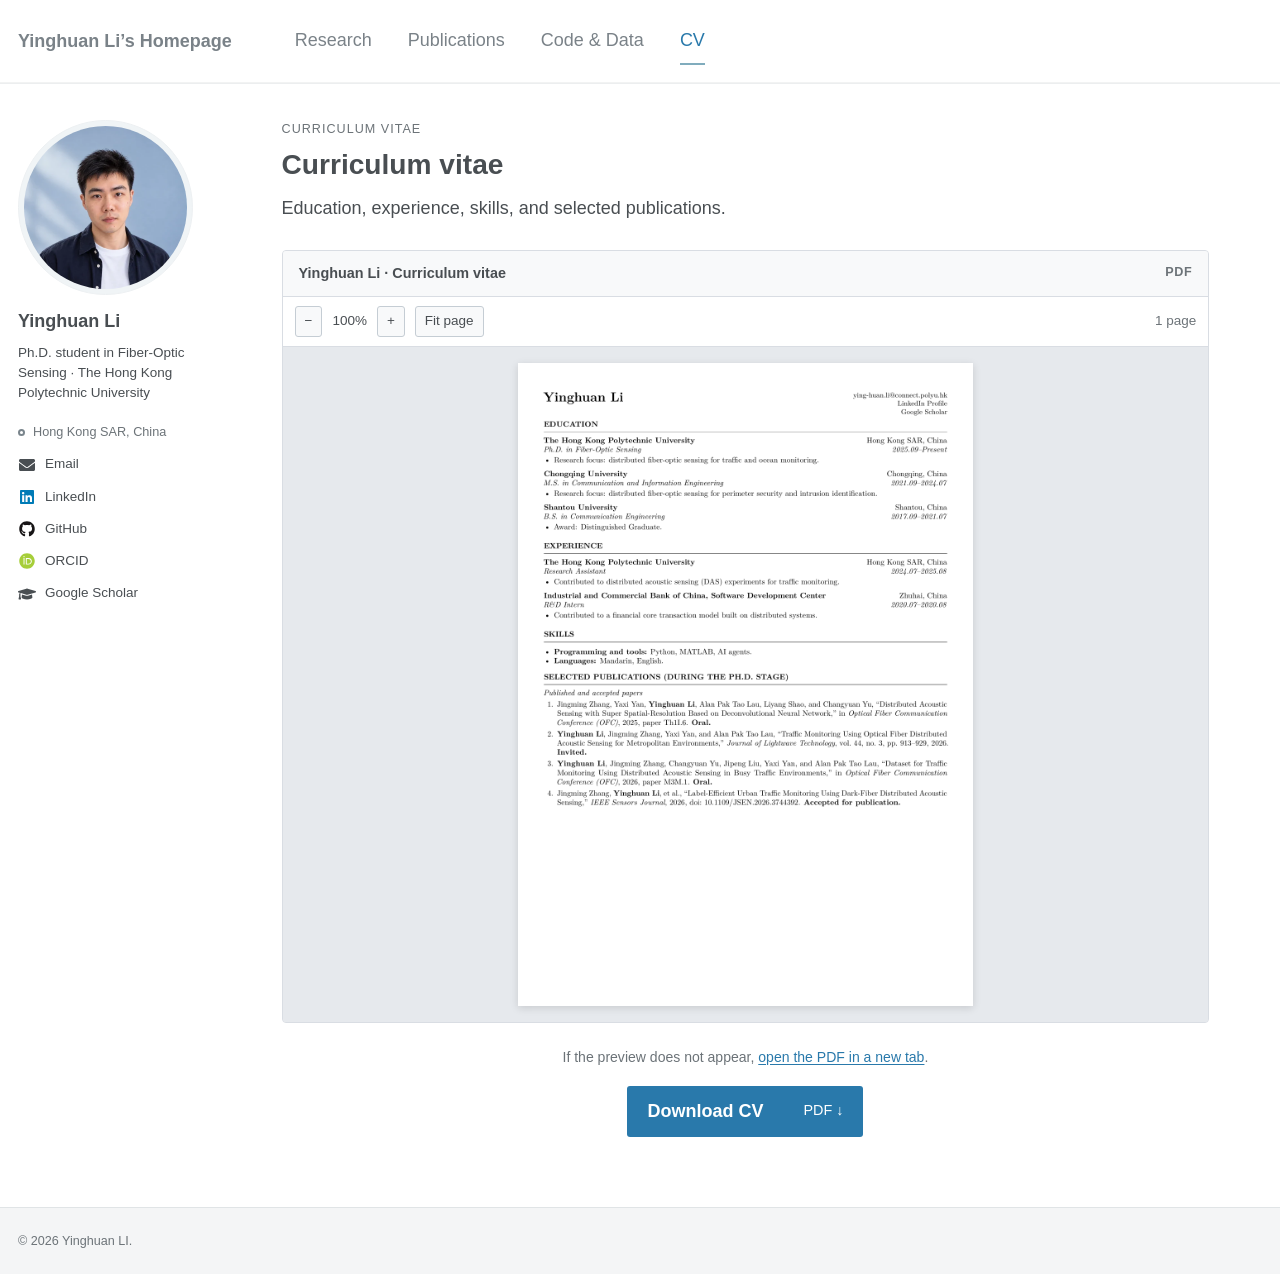
<file: cv/index.html>
<!doctype html>
<!-- Adapted from Academic Pages / Minimal Mistakes; see assets/academicpages-LICENSE.txt. -->
<html lang="en">
<head>
  <meta charset="utf-8">
  <meta name="viewport" content="width=device-width, initial-scale=1">
  <title>Curriculum vitae · Yinghuan Li</title>
  <meta name="description" content="I am a PhD student at The Hong Kong Polytechnic University, focusing on distributed acoustic sensing (DAS) and its applications in traffic and maritime monitoring. My research integrates signal processing and machine learning to transform existing fiber-optic infrastructure into scalable sensing networks for continuous monitoring of real-world activities. My earlier work explored perimeter security and intrusion recognition.">
  
  <link rel="stylesheet" href="/assets/css/main.css?v=1793002658">
</head>
<body>
  <a class="skip" href="#main">Skip to content</a>
  <header class="masthead"><div class="masthead__inner-wrap"><nav class="site-navigation" aria-label="Main navigation">
    <div class="nav-primary">
    <a class="site-name" href="/">Yinghuan Li’s Homepage</a>
    <ul class="nav-visible"><li><a href="/research/">Research</a></li><li><a href="/publications/">Publications</a></li><li><a href="/code-data/">Code & Data</a></li><li><a href="/cv/" aria-current="page">CV</a></li></ul>
    </div>
    <button class="nav-toggle" type="button" aria-label="More navigation" aria-controls="nav-overflow" aria-expanded="false" hidden><span class="nav-toggle-icon" aria-hidden="true"><span></span><span></span><span></span></span></button>
    <ul class="nav-overflow" id="nav-overflow" hidden></ul>
  </nav></div></header>
  <div class="portfolio-shell">
    
<aside class="author-card" aria-label="Author profile">
  <img class="author-monogram" src="/assets/media/ba9389b0b4972a44.webp" alt="Yinghuan Li">
  <div class="author-copy">
  <h2>Yinghuan Li</h2>
  <p class="author-role">Ph.D. student in Fiber-Optic Sensing · The Hong Kong Polytechnic University</p>
  </div>
  <div class="author-links-wrapper">
  <button class="follow-toggle" type="button" aria-controls="author-contact-links" aria-expanded="false">Follow</button>
  <ul class="author-links" id="author-contact-links"><li class="author-location"><span class="location">Hong Kong SAR, China</span></li><li><a href="mailto:ying-huan.li@connect.polyu.hk"><!-- Font Awesome Free 5.15.4; icons CC BY 4.0. See assets/fontawesome-LICENSE.txt. -->
<svg class="contact-icon contact-icon--email" viewBox="0 0 512 512" fill="currentColor" aria-hidden="true" focusable="false" xmlns="http://www.w3.org/2000/svg"><path d="M502.3 190.8c3.9-3.1 9.7-.2 9.7 4.7V400c0 26.5-21.5 48-48 48H48c-26.5 0-48-21.5-48-48V195.6c0-5 5.7-7.8 9.7-4.7 22.4 17.4 52.1 39.5 154.1 113.6 21.1 15.4 56.7 47.8 92.2 47.6 35.7.3 72-32.8 92.3-47.6 102-74.1 131.6-96.3 154-113.7zM256 320c23.2.4 56.6-29.2 73.4-41.4 132.7-96.3 142.8-104.7 173.4-128.7 5.8-4.5 9.2-11.5 9.2-18.9v-19c0-26.5-21.5-48-48-48H48C21.5 64 0 85.5 0 112v19c0 7.4 3.4 14.3 9.2 18.9 30.6 23.9 40.7 32.4 173.4 128.7 16.8 12.2 50.2 41.8 73.4 41.4z"/></svg>

Email</a></li><li><a href="https://www.linkedin.com/in/yinghuan-li-a38567391/?locale=en"><!-- Font Awesome Free 5.15.4; icons CC BY 4.0. See assets/fontawesome-LICENSE.txt. -->
<svg class="contact-icon contact-icon--linkedin" viewBox="0 0 448 512" fill="currentColor" aria-hidden="true" focusable="false" xmlns="http://www.w3.org/2000/svg"><path d="M416 32H31.9C14.3 32 0 46.5 0 64.3v383.4C0 465.5 14.3 480 31.9 480H416c17.6 0 32-14.5 32-32.3V64.3c0-17.8-14.4-32.3-32-32.3zM135.4 416H69V202.2h66.5V416zm-33.2-243c-21.3 0-38.5-17.3-38.5-38.5S80.9 96 102.2 96c21.2 0 38.5 17.3 38.5 38.5 0 21.3-17.2 38.5-38.5 38.5zm282.1 243h-66.4V312c0-24.8-.5-56.7-34.5-56.7-34.6 0-39.9 27-39.9 54.9V416h-66.4V202.2h63.7v29.2h.9c8.9-16.8 30.6-34.5 62.9-34.5 67.2 0 79.7 44.3 79.7 101.9V416z"/></svg>

LinkedIn</a></li><li><a href="https://github.com/StepsEight"><!-- Font Awesome Free 5.15.4; icons CC BY 4.0. See assets/fontawesome-LICENSE.txt. -->
<svg class="contact-icon contact-icon--github" viewBox="0 0 496 512" fill="currentColor" aria-hidden="true" focusable="false" xmlns="http://www.w3.org/2000/svg"><path d="M165.9 397.4c0 2-2.3 3.6-5.2 3.6-3.3.3-5.6-1.3-5.6-3.6 0-2 2.3-3.6 5.2-3.6 3-.3 5.6 1.3 5.6 3.6zm-31.1-4.5c-.7 2 1.3 4.3 4.3 4.9 2.6 1 5.6 0 6.2-2s-1.3-4.3-4.3-5.2c-2.6-.7-5.5.3-6.2 2.3zm44.2-1.7c-2.9.7-4.9 2.6-4.6 4.9.3 2 2.9 3.3 5.9 2.6 2.9-.7 4.9-2.6 4.6-4.6-.3-1.9-3-3.2-5.9-2.9zM244.8 8C106.1 8 0 113.3 0 252c0 110.9 69.8 205.8 169.5 239.2 12.8 2.3 17.3-5.6 17.3-12.1 0-6.2-.3-40.4-.3-61.4 0 0-70 15-84.7-29.8 0 0-11.4-29.1-27.8-36.6 0 0-22.9-15.7 1.6-15.4 0 0 24.9 2 38.6 25.8 21.9 38.6 58.6 27.5 72.9 20.9 2.3-16 8.8-27.1 16-33.7-55.9-6.2-112.3-14.3-112.3-110.5 0-27.5 7.6-41.3 23.6-58.9-2.6-6.5-11.1-33.3 2.6-67.9 20.9-6.5 69 27 69 27 20-5.6 41.5-8.5 62.8-8.5s42.8 2.9 62.8 8.5c0 0 48.1-33.6 69-27 13.7 34.7 5.2 61.4 2.6 67.9 16 17.7 25.8 31.5 25.8 58.9 0 96.5-58.9 104.2-114.8 110.5 9.2 7.9 17 22.9 17 46.4 0 33.7-.3 75.4-.3 83.6 0 6.5 4.6 14.4 17.3 12.1C428.2 457.8 496 362.9 496 252 496 113.3 383.5 8 244.8 8zM97.2 352.9c-1.3 1-1 3.3.7 5.2 1.6 1.6 3.9 2.3 5.2 1 1.3-1 1-3.3-.7-5.2-1.6-1.6-3.9-2.3-5.2-1zm-10.8-8.1c-.7 1.3.3 2.9 2.3 3.9 1.6 1 3.6.7 4.3-.7.7-1.3-.3-2.9-2.3-3.9-2-.6-3.6-.3-4.3.7zm32.4 35.6c-1.6 1.3-1 4.3 1.3 6.2 2.3 2.3 5.2 2.6 6.5 1 1.3-1.3.7-4.3-1.3-6.2-2.2-2.3-5.2-2.6-6.5-1zm-11.4-14.7c-1.6 1-1.6 3.6 0 5.9 1.6 2.3 4.3 3.3 5.6 2.3 1.6-1.3 1.6-3.9 0-6.2-1.4-2.3-4-3.3-5.6-2z"/></svg>

GitHub</a></li><li><a href="https://orcid.org/0000-0002-9849-8032"><!-- Font Awesome Free 5.15.4; icons CC BY 4.0. See assets/fontawesome-LICENSE.txt. -->
<svg class="contact-icon contact-icon--orcid" viewBox="0 0 512 512" fill="currentColor" aria-hidden="true" focusable="false" xmlns="http://www.w3.org/2000/svg"><path d="M294.75 188.19h-45.92V342h47.47c67.62 0 83.12-51.34 83.12-76.91 0-41.64-26.54-76.9-84.67-76.9zM256 8C119 8 8 119 8 256s111 248 248 248 248-111 248-248S393 8 256 8zm-80.79 360.76h-29.84v-207.5h29.84zm-14.92-231.14a19.57 19.57 0 1 1 19.57-19.57 19.64 19.64 0 0 1-19.57 19.57zM300 369h-81V161.26h80.6c76.73 0 110.44 54.83 110.44 103.85C410 318.39 368.38 369 300 369z"/></svg>

ORCID</a></li><li><a href="https://scholar.google.com/citations?user=n-cyWgwAAAAJ&amp;hl=en"><!-- Font Awesome Free 5.15.4; icons CC BY 4.0. See assets/fontawesome-LICENSE.txt. -->
<svg class="contact-icon contact-icon--scholar" viewBox="0 0 640 512" fill="currentColor" aria-hidden="true" focusable="false" xmlns="http://www.w3.org/2000/svg"><path d="M622.34 153.2L343.4 67.5c-15.2-4.67-31.6-4.67-46.79 0L17.66 153.2c-23.54 7.23-23.54 38.36 0 45.59l48.63 14.94c-10.67 13.19-17.23 29.28-17.88 46.9C38.78 266.15 32 276.11 32 288c0 10.78 5.68 19.85 13.86 25.65L20.33 428.53C18.11 438.52 25.71 448 35.94 448h56.11c10.24 0 17.84-9.48 15.62-19.47L82.14 313.65C90.32 307.85 96 298.78 96 288c0-11.57-6.47-21.25-15.66-26.87.76-15.02 8.44-28.3 20.69-36.72L296.6 284.5c9.06 2.78 26.44 6.25 46.79 0l278.95-85.7c23.55-7.24 23.55-38.36 0-45.6zM352.79 315.09c-28.53 8.76-52.84 3.92-65.59 0l-145.02-44.55L128 384c0 35.35 85.96 64 192 64s192-28.65 192-64l-14.18-113.47-145.03 44.56z"/></svg>

Google Scholar</a></li></ul>
  </div>
</aside>

    <main id="main"><p class="eyebrow">CURRICULUM VITAE</p>
<h1>Curriculum vitae</h1>
<p class="lead">Education, experience, skills, and selected publications.</p>

<section class="cv-preview" aria-label="CV PDF preview">
  <div class="cv-preview-heading"><span>Yinghuan Li · Curriculum vitae</span><span class="cv-file-type">PDF</span></div>
  <div class="cv-preview-controls" aria-label="PDF zoom controls">
    <button type="button" data-zoom="out" aria-label="Zoom out" disabled>−</button>
    <span id="cv-zoom-level">100%</span>
    <button type="button" data-zoom="in" aria-label="Zoom in" disabled>+</button>
    <button type="button" data-zoom="fit" disabled>Fit page</button>
    <span id="cv-preview-status" role="status">Loading preview…</span>
  </div>
  <div class="cv-pdf" data-pdf-url="/files/CV_Public.pdf" tabindex="0" aria-label="CV PDF preview; use the zoom controls to enlarge the page">
    <div id="cv-pdf-pages"><img class="cv-page" src="/assets/cv/page-1-66fa420d32d2fa15.webp" width="2200" height="3112" alt="CV page 1 of 1: Yinghuan Li’s education, experience, skills, and selected publications" decoding="async" fetchpriority="high"></div>
    <noscript><p class="cv-preview-fallback">The preview is rendered from the PDF. Download the original PDF below.</p></noscript>
  </div>
</section>

<div class="cv-download">
  <p class="caption">If the preview does not appear, <a href="/files/CV_Public.pdf" target="_blank" rel="noopener">open the PDF in a new tab</a>.</p>
  <a class="download-button" href="/files/CV_Public.pdf" download="CV_Yinghuan_Li.pdf">Download CV <span>PDF ↓</span></a>
</div>
<script defer src="/assets/cv-preview.js?v=lightweight-1"></script>
</main>
  </div>
  <footer class="portfolio-footer">© 2026 Yinghuan LI.</footer>
  <script defer src="/assets/navigation.js?v=1793002658"></script>
</body>
</html>
</file>
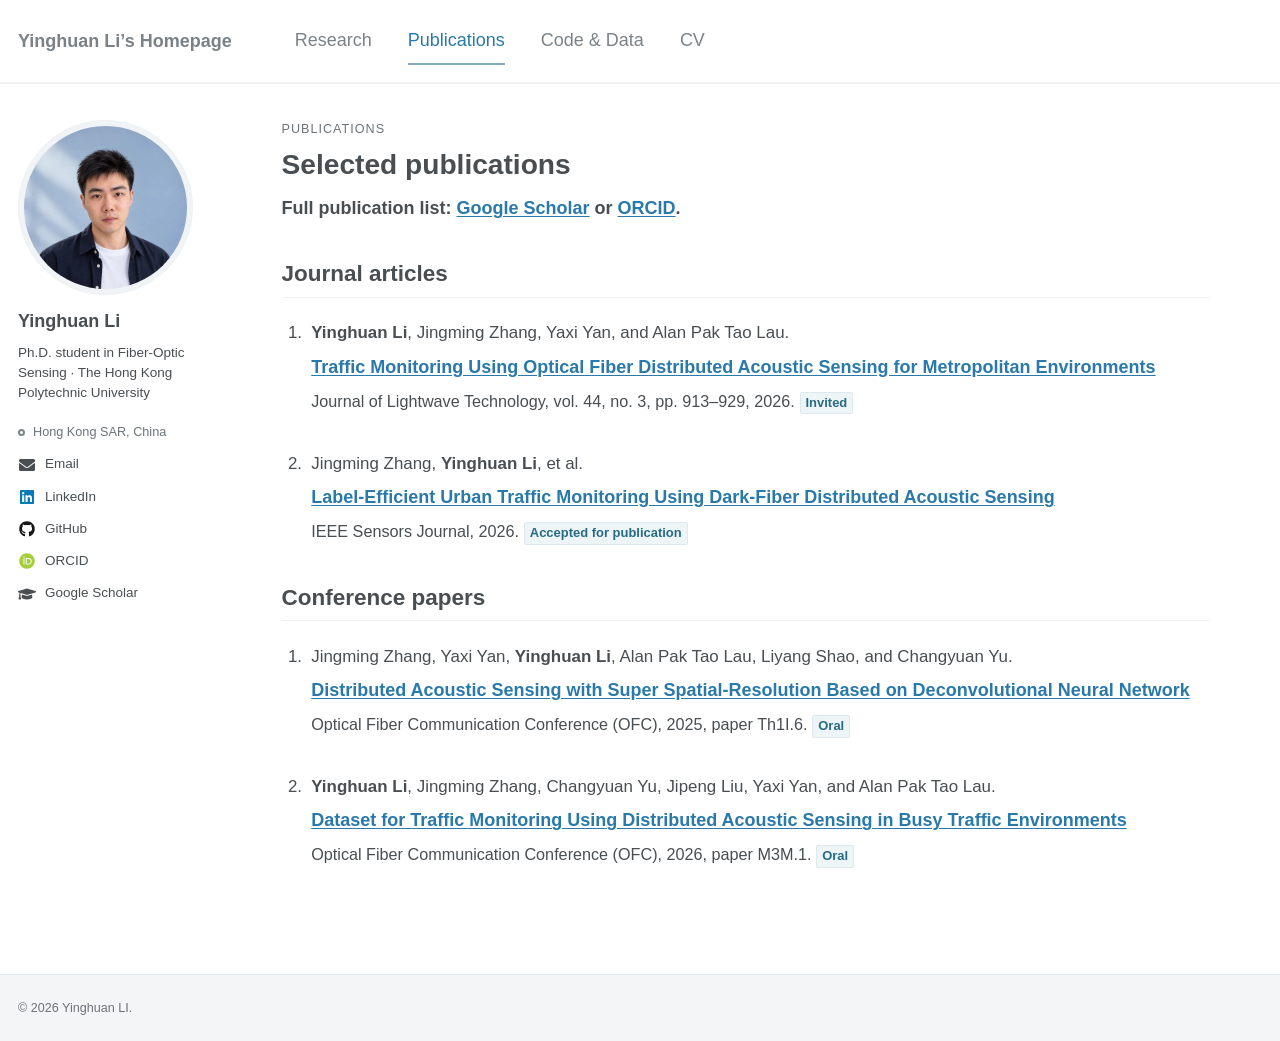
<file: publications/index.html>
<!doctype html>
<!-- Adapted from Academic Pages / Minimal Mistakes; see assets/academicpages-LICENSE.txt. -->
<html lang="en">
<head>
  <meta charset="utf-8">
  <meta name="viewport" content="width=device-width, initial-scale=1">
  <title>Publications · Yinghuan Li</title>
  <meta name="description" content="I am a PhD student at The Hong Kong Polytechnic University, focusing on distributed acoustic sensing (DAS) and its applications in traffic and maritime monitoring. My research integrates signal processing and machine learning to transform existing fiber-optic infrastructure into scalable sensing networks for continuous monitoring of real-world activities. My earlier work explored perimeter security and intrusion recognition.">
  
  <link rel="stylesheet" href="/assets/css/main.css?v=1793002658">
</head>
<body>
  <a class="skip" href="#main">Skip to content</a>
  <header class="masthead"><div class="masthead__inner-wrap"><nav class="site-navigation" aria-label="Main navigation">
    <div class="nav-primary">
    <a class="site-name" href="/">Yinghuan Li’s Homepage</a>
    <ul class="nav-visible"><li><a href="/research/">Research</a></li><li><a href="/publications/" aria-current="page">Publications</a></li><li><a href="/code-data/">Code & Data</a></li><li><a href="/cv/">CV</a></li></ul>
    </div>
    <button class="nav-toggle" type="button" aria-label="More navigation" aria-controls="nav-overflow" aria-expanded="false" hidden><span class="nav-toggle-icon" aria-hidden="true"><span></span><span></span><span></span></span></button>
    <ul class="nav-overflow" id="nav-overflow" hidden></ul>
  </nav></div></header>
  <div class="portfolio-shell">
    
<aside class="author-card" aria-label="Author profile">
  <img class="author-monogram" src="/assets/media/ba9389b0b4972a44.webp" alt="Yinghuan Li">
  <div class="author-copy">
  <h2>Yinghuan Li</h2>
  <p class="author-role">Ph.D. student in Fiber-Optic Sensing · The Hong Kong Polytechnic University</p>
  </div>
  <div class="author-links-wrapper">
  <button class="follow-toggle" type="button" aria-controls="author-contact-links" aria-expanded="false">Follow</button>
  <ul class="author-links" id="author-contact-links"><li class="author-location"><span class="location">Hong Kong SAR, China</span></li><li><a href="mailto:ying-huan.li@connect.polyu.hk"><!-- Font Awesome Free 5.15.4; icons CC BY 4.0. See assets/fontawesome-LICENSE.txt. -->
<svg class="contact-icon contact-icon--email" viewBox="0 0 512 512" fill="currentColor" aria-hidden="true" focusable="false" xmlns="http://www.w3.org/2000/svg"><path d="M502.3 190.8c3.9-3.1 9.7-.2 9.7 4.7V400c0 26.5-21.5 48-48 48H48c-26.5 0-48-21.5-48-48V195.6c0-5 5.7-7.8 9.7-4.7 22.4 17.4 52.1 39.5 154.1 113.6 21.1 15.4 56.7 47.8 92.2 47.6 35.7.3 72-32.8 92.3-47.6 102-74.1 131.6-96.3 154-113.7zM256 320c23.2.4 56.6-29.2 73.4-41.4 132.7-96.3 142.8-104.7 173.4-128.7 5.8-4.5 9.2-11.5 9.2-18.9v-19c0-26.5-21.5-48-48-48H48C21.5 64 0 85.5 0 112v19c0 7.4 3.4 14.3 9.2 18.9 30.6 23.9 40.7 32.4 173.4 128.7 16.8 12.2 50.2 41.8 73.4 41.4z"/></svg>

Email</a></li><li><a href="https://www.linkedin.com/in/yinghuan-li-a38567391/?locale=en"><!-- Font Awesome Free 5.15.4; icons CC BY 4.0. See assets/fontawesome-LICENSE.txt. -->
<svg class="contact-icon contact-icon--linkedin" viewBox="0 0 448 512" fill="currentColor" aria-hidden="true" focusable="false" xmlns="http://www.w3.org/2000/svg"><path d="M416 32H31.9C14.3 32 0 46.5 0 64.3v383.4C0 465.5 14.3 480 31.9 480H416c17.6 0 32-14.5 32-32.3V64.3c0-17.8-14.4-32.3-32-32.3zM135.4 416H69V202.2h66.5V416zm-33.2-243c-21.3 0-38.5-17.3-38.5-38.5S80.9 96 102.2 96c21.2 0 38.5 17.3 38.5 38.5 0 21.3-17.2 38.5-38.5 38.5zm282.1 243h-66.4V312c0-24.8-.5-56.7-34.5-56.7-34.6 0-39.9 27-39.9 54.9V416h-66.4V202.2h63.7v29.2h.9c8.9-16.8 30.6-34.5 62.9-34.5 67.2 0 79.7 44.3 79.7 101.9V416z"/></svg>

LinkedIn</a></li><li><a href="https://github.com/StepsEight"><!-- Font Awesome Free 5.15.4; icons CC BY 4.0. See assets/fontawesome-LICENSE.txt. -->
<svg class="contact-icon contact-icon--github" viewBox="0 0 496 512" fill="currentColor" aria-hidden="true" focusable="false" xmlns="http://www.w3.org/2000/svg"><path d="M165.9 397.4c0 2-2.3 3.6-5.2 3.6-3.3.3-5.6-1.3-5.6-3.6 0-2 2.3-3.6 5.2-3.6 3-.3 5.6 1.3 5.6 3.6zm-31.1-4.5c-.7 2 1.3 4.3 4.3 4.9 2.6 1 5.6 0 6.2-2s-1.3-4.3-4.3-5.2c-2.6-.7-5.5.3-6.2 2.3zm44.2-1.7c-2.9.7-4.9 2.6-4.6 4.9.3 2 2.9 3.3 5.9 2.6 2.9-.7 4.9-2.6 4.6-4.6-.3-1.9-3-3.2-5.9-2.9zM244.8 8C106.1 8 0 113.3 0 252c0 110.9 69.8 205.8 169.5 239.2 12.8 2.3 17.3-5.6 17.3-12.1 0-6.2-.3-40.4-.3-61.4 0 0-70 15-84.7-29.8 0 0-11.4-29.1-27.8-36.6 0 0-22.9-15.7 1.6-15.4 0 0 24.9 2 38.6 25.8 21.9 38.6 58.6 27.5 72.9 20.9 2.3-16 8.8-27.1 16-33.7-55.9-6.2-112.3-14.3-112.3-110.5 0-27.5 7.6-41.3 23.6-58.9-2.6-6.5-11.1-33.3 2.6-67.9 20.9-6.5 69 27 69 27 20-5.6 41.5-8.5 62.8-8.5s42.8 2.9 62.8 8.5c0 0 48.1-33.6 69-27 13.7 34.7 5.2 61.4 2.6 67.9 16 17.7 25.8 31.5 25.8 58.9 0 96.5-58.9 104.2-114.8 110.5 9.2 7.9 17 22.9 17 46.4 0 33.7-.3 75.4-.3 83.6 0 6.5 4.6 14.4 17.3 12.1C428.2 457.8 496 362.9 496 252 496 113.3 383.5 8 244.8 8zM97.2 352.9c-1.3 1-1 3.3.7 5.2 1.6 1.6 3.9 2.3 5.2 1 1.3-1 1-3.3-.7-5.2-1.6-1.6-3.9-2.3-5.2-1zm-10.8-8.1c-.7 1.3.3 2.9 2.3 3.9 1.6 1 3.6.7 4.3-.7.7-1.3-.3-2.9-2.3-3.9-2-.6-3.6-.3-4.3.7zm32.4 35.6c-1.6 1.3-1 4.3 1.3 6.2 2.3 2.3 5.2 2.6 6.5 1 1.3-1.3.7-4.3-1.3-6.2-2.2-2.3-5.2-2.6-6.5-1zm-11.4-14.7c-1.6 1-1.6 3.6 0 5.9 1.6 2.3 4.3 3.3 5.6 2.3 1.6-1.3 1.6-3.9 0-6.2-1.4-2.3-4-3.3-5.6-2z"/></svg>

GitHub</a></li><li><a href="https://orcid.org/0000-0002-9849-8032"><!-- Font Awesome Free 5.15.4; icons CC BY 4.0. See assets/fontawesome-LICENSE.txt. -->
<svg class="contact-icon contact-icon--orcid" viewBox="0 0 512 512" fill="currentColor" aria-hidden="true" focusable="false" xmlns="http://www.w3.org/2000/svg"><path d="M294.75 188.19h-45.92V342h47.47c67.62 0 83.12-51.34 83.12-76.91 0-41.64-26.54-76.9-84.67-76.9zM256 8C119 8 8 119 8 256s111 248 248 248 248-111 248-248S393 8 256 8zm-80.79 360.76h-29.84v-207.5h29.84zm-14.92-231.14a19.57 19.57 0 1 1 19.57-19.57 19.64 19.64 0 0 1-19.57 19.57zM300 369h-81V161.26h80.6c76.73 0 110.44 54.83 110.44 103.85C410 318.39 368.38 369 300 369z"/></svg>

ORCID</a></li><li><a href="https://scholar.google.com/citations?user=n-cyWgwAAAAJ&amp;hl=en"><!-- Font Awesome Free 5.15.4; icons CC BY 4.0. See assets/fontawesome-LICENSE.txt. -->
<svg class="contact-icon contact-icon--scholar" viewBox="0 0 640 512" fill="currentColor" aria-hidden="true" focusable="false" xmlns="http://www.w3.org/2000/svg"><path d="M622.34 153.2L343.4 67.5c-15.2-4.67-31.6-4.67-46.79 0L17.66 153.2c-23.54 7.23-23.54 38.36 0 45.59l48.63 14.94c-10.67 13.19-17.23 29.28-17.88 46.9C38.78 266.15 32 276.11 32 288c0 10.78 5.68 19.85 13.86 25.65L20.33 428.53C18.11 438.52 25.71 448 35.94 448h56.11c10.24 0 17.84-9.48 15.62-19.47L82.14 313.65C90.32 307.85 96 298.78 96 288c0-11.57-6.47-21.25-15.66-26.87.76-15.02 8.44-28.3 20.69-36.72L296.6 284.5c9.06 2.78 26.44 6.25 46.79 0l278.95-85.7c23.55-7.24 23.55-38.36 0-45.6zM352.79 315.09c-28.53 8.76-52.84 3.92-65.59 0l-145.02-44.55L128 384c0 35.35 85.96 64 192 64s192-28.65 192-64l-14.18-113.47-145.03 44.56z"/></svg>

Google Scholar</a></li></ul>
  </div>
</aside>

    <main id="main"><p class="eyebrow">PUBLICATIONS</p><h1>Selected publications</h1>


<p class="lead publication-profiles"><strong>Full publication list: <a href="https://scholar.google.com/citations?user=n-cyWgwAAAAJ&amp;hl=en">Google Scholar</a> or <a href="https://orcid.org/0000-0002-9849-8032">ORCID</a>.</strong></p>

<h2>Journal articles</h2><ol class="publications"><li id="pub-02"><strong>Yinghuan Li</strong>, Jingming Zhang, Yaxi Yan, and Alan Pak Tao Lau. <span class="pub-title"><a href="https://doi.org/10.1109/JLT.2025.3642924">Traffic Monitoring Using Optical Fiber Distributed Acoustic Sensing for Metropolitan Environments</a></span> <em>Journal of Lightwave Technology, vol. 44, no. 3, pp. 913–929, 2026.</em> <span class="badge">Invited</span></li><li id="pub-04">Jingming Zhang, <strong>Yinghuan Li</strong>, et al. <span class="pub-title"><a href="https://doi.org/10.1109/JSEN.2026.3744392">Label-Efficient Urban Traffic Monitoring Using Dark-Fiber Distributed Acoustic Sensing</a></span> <em>IEEE Sensors Journal, 2026.</em> <span class="badge">Accepted for publication</span></li></ol><h2>Conference papers</h2><ol class="publications"><li id="pub-01">Jingming Zhang, Yaxi Yan, <strong>Yinghuan Li</strong>, Alan Pak Tao Lau, Liyang Shao, and Changyuan Yu. <span class="pub-title"><a href="https://doi.org/10.1364/OFC.2025.Th1I.6">Distributed Acoustic Sensing with Super Spatial-Resolution Based on Deconvolutional Neural Network</a></span> <em>Optical Fiber Communication Conference (OFC), 2025, paper Th1I.6.</em> <span class="badge">Oral</span></li><li id="pub-03"><strong>Yinghuan Li</strong>, Jingming Zhang, Changyuan Yu, Jipeng Liu, Yaxi Yan, and Alan Pak Tao Lau. <span class="pub-title"><a href="https://doi.org/10.1364/OFC.2026.M3M.1">Dataset for Traffic Monitoring Using Distributed Acoustic Sensing in Busy Traffic Environments</a></span> <em>Optical Fiber Communication Conference (OFC), 2026, paper M3M.1.</em> <span class="badge">Oral</span></li></ol>
</main>
  </div>
  <footer class="portfolio-footer">© 2026 Yinghuan LI.</footer>
  <script defer src="/assets/navigation.js?v=1793002658"></script>
</body>
</html>
</file>
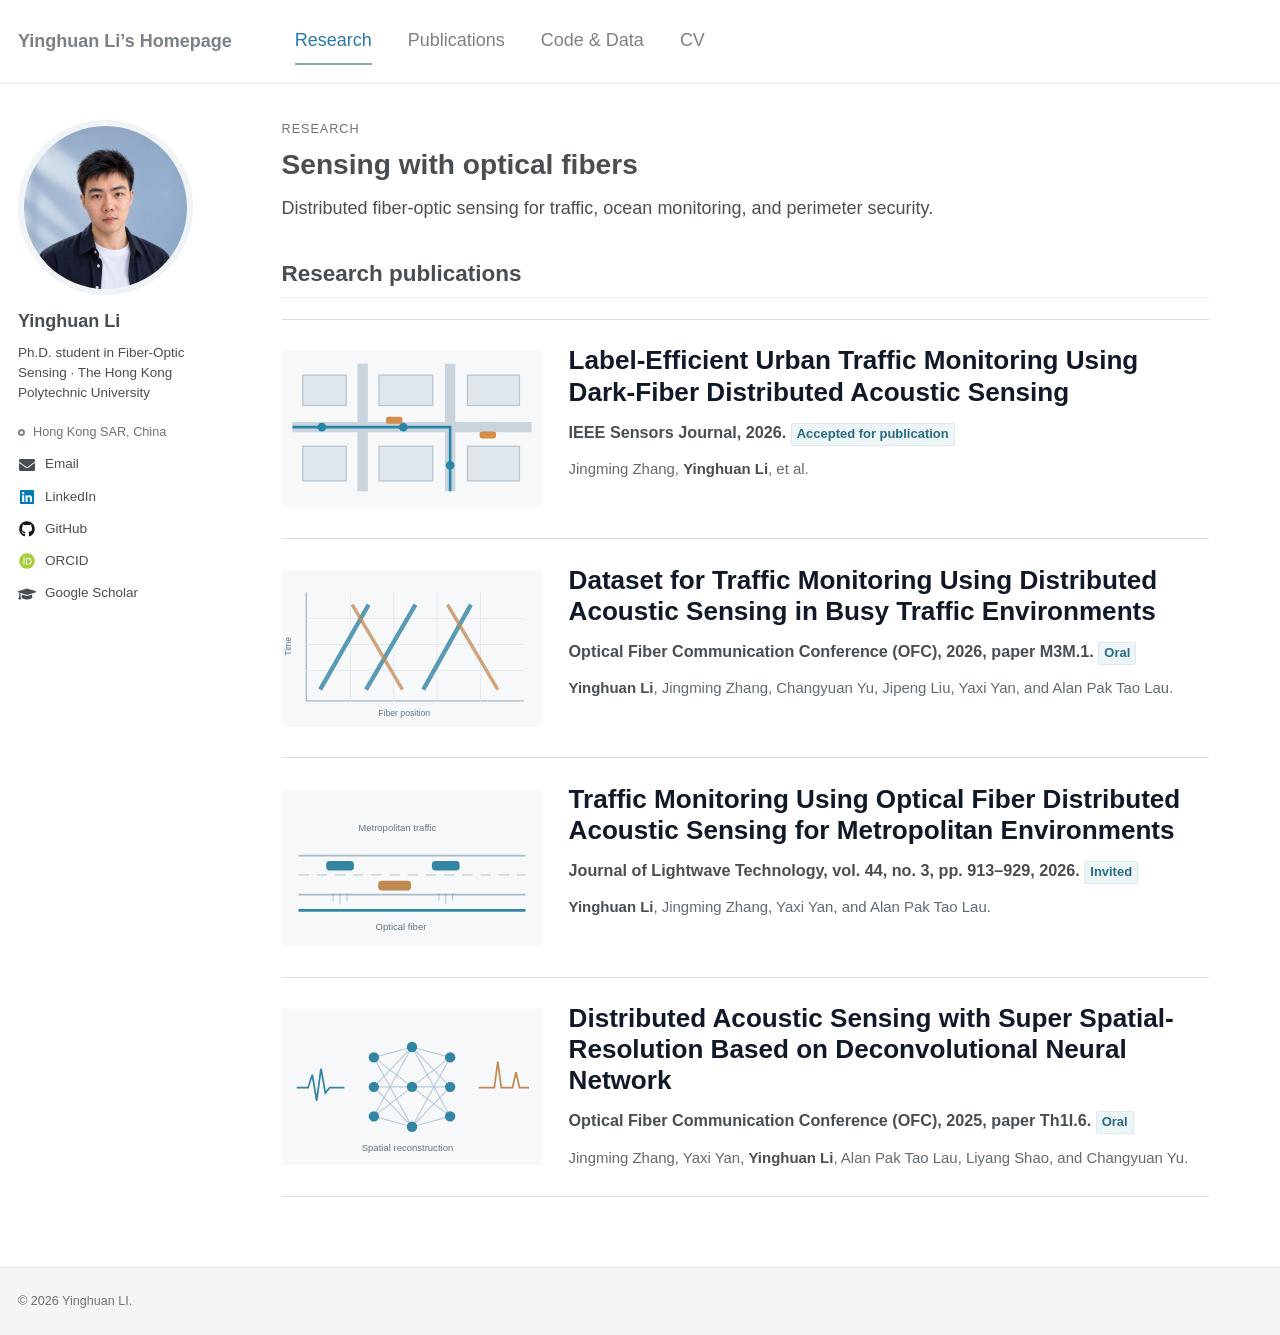
<file: research/index.html>
<!doctype html>
<!-- Adapted from Academic Pages / Minimal Mistakes; see assets/academicpages-LICENSE.txt. -->
<html lang="en">
<head>
  <meta charset="utf-8">
  <meta name="viewport" content="width=device-width, initial-scale=1">
  <title>Research · Yinghuan Li</title>
  <meta name="description" content="I am a PhD student at The Hong Kong Polytechnic University, focusing on distributed acoustic sensing (DAS) and its applications in traffic and maritime monitoring. My research integrates signal processing and machine learning to transform existing fiber-optic infrastructure into scalable sensing networks for continuous monitoring of real-world activities. My earlier work explored perimeter security and intrusion recognition.">
  
  <link rel="stylesheet" href="/assets/css/main.css?v=1793002658">
</head>
<body>
  <a class="skip" href="#main">Skip to content</a>
  <header class="masthead"><div class="masthead__inner-wrap"><nav class="site-navigation" aria-label="Main navigation">
    <div class="nav-primary">
    <a class="site-name" href="/">Yinghuan Li’s Homepage</a>
    <ul class="nav-visible"><li><a href="/research/" aria-current="page">Research</a></li><li><a href="/publications/">Publications</a></li><li><a href="/code-data/">Code & Data</a></li><li><a href="/cv/">CV</a></li></ul>
    </div>
    <button class="nav-toggle" type="button" aria-label="More navigation" aria-controls="nav-overflow" aria-expanded="false" hidden><span class="nav-toggle-icon" aria-hidden="true"><span></span><span></span><span></span></span></button>
    <ul class="nav-overflow" id="nav-overflow" hidden></ul>
  </nav></div></header>
  <div class="portfolio-shell">
    
<aside class="author-card" aria-label="Author profile">
  <img class="author-monogram" src="/assets/media/ba9389b0b4972a44.webp" alt="Yinghuan Li">
  <div class="author-copy">
  <h2>Yinghuan Li</h2>
  <p class="author-role">Ph.D. student in Fiber-Optic Sensing · The Hong Kong Polytechnic University</p>
  </div>
  <div class="author-links-wrapper">
  <button class="follow-toggle" type="button" aria-controls="author-contact-links" aria-expanded="false">Follow</button>
  <ul class="author-links" id="author-contact-links"><li class="author-location"><span class="location">Hong Kong SAR, China</span></li><li><a href="mailto:ying-huan.li@connect.polyu.hk"><!-- Font Awesome Free 5.15.4; icons CC BY 4.0. See assets/fontawesome-LICENSE.txt. -->
<svg class="contact-icon contact-icon--email" viewBox="0 0 512 512" fill="currentColor" aria-hidden="true" focusable="false" xmlns="http://www.w3.org/2000/svg"><path d="M502.3 190.8c3.9-3.1 9.7-.2 9.7 4.7V400c0 26.5-21.5 48-48 48H48c-26.5 0-48-21.5-48-48V195.6c0-5 5.7-7.8 9.7-4.7 22.4 17.4 52.1 39.5 154.1 113.6 21.1 15.4 56.7 47.8 92.2 47.6 35.7.3 72-32.8 92.3-47.6 102-74.1 131.6-96.3 154-113.7zM256 320c23.2.4 56.6-29.2 73.4-41.4 132.7-96.3 142.8-104.7 173.4-128.7 5.8-4.5 9.2-11.5 9.2-18.9v-19c0-26.5-21.5-48-48-48H48C21.5 64 0 85.5 0 112v19c0 7.4 3.4 14.3 9.2 18.9 30.6 23.9 40.7 32.4 173.4 128.7 16.8 12.2 50.2 41.8 73.4 41.4z"/></svg>

Email</a></li><li><a href="https://www.linkedin.com/in/yinghuan-li-a38567391/?locale=en"><!-- Font Awesome Free 5.15.4; icons CC BY 4.0. See assets/fontawesome-LICENSE.txt. -->
<svg class="contact-icon contact-icon--linkedin" viewBox="0 0 448 512" fill="currentColor" aria-hidden="true" focusable="false" xmlns="http://www.w3.org/2000/svg"><path d="M416 32H31.9C14.3 32 0 46.5 0 64.3v383.4C0 465.5 14.3 480 31.9 480H416c17.6 0 32-14.5 32-32.3V64.3c0-17.8-14.4-32.3-32-32.3zM135.4 416H69V202.2h66.5V416zm-33.2-243c-21.3 0-38.5-17.3-38.5-38.5S80.9 96 102.2 96c21.2 0 38.5 17.3 38.5 38.5 0 21.3-17.2 38.5-38.5 38.5zm282.1 243h-66.4V312c0-24.8-.5-56.7-34.5-56.7-34.6 0-39.9 27-39.9 54.9V416h-66.4V202.2h63.7v29.2h.9c8.9-16.8 30.6-34.5 62.9-34.5 67.2 0 79.7 44.3 79.7 101.9V416z"/></svg>

LinkedIn</a></li><li><a href="https://github.com/StepsEight"><!-- Font Awesome Free 5.15.4; icons CC BY 4.0. See assets/fontawesome-LICENSE.txt. -->
<svg class="contact-icon contact-icon--github" viewBox="0 0 496 512" fill="currentColor" aria-hidden="true" focusable="false" xmlns="http://www.w3.org/2000/svg"><path d="M165.9 397.4c0 2-2.3 3.6-5.2 3.6-3.3.3-5.6-1.3-5.6-3.6 0-2 2.3-3.6 5.2-3.6 3-.3 5.6 1.3 5.6 3.6zm-31.1-4.5c-.7 2 1.3 4.3 4.3 4.9 2.6 1 5.6 0 6.2-2s-1.3-4.3-4.3-5.2c-2.6-.7-5.5.3-6.2 2.3zm44.2-1.7c-2.9.7-4.9 2.6-4.6 4.9.3 2 2.9 3.3 5.9 2.6 2.9-.7 4.9-2.6 4.6-4.6-.3-1.9-3-3.2-5.9-2.9zM244.8 8C106.1 8 0 113.3 0 252c0 110.9 69.8 205.8 169.5 239.2 12.8 2.3 17.3-5.6 17.3-12.1 0-6.2-.3-40.4-.3-61.4 0 0-70 15-84.7-29.8 0 0-11.4-29.1-27.8-36.6 0 0-22.9-15.7 1.6-15.4 0 0 24.9 2 38.6 25.8 21.9 38.6 58.6 27.5 72.9 20.9 2.3-16 8.8-27.1 16-33.7-55.9-6.2-112.3-14.3-112.3-110.5 0-27.5 7.6-41.3 23.6-58.9-2.6-6.5-11.1-33.3 2.6-67.9 20.9-6.5 69 27 69 27 20-5.6 41.5-8.5 62.8-8.5s42.8 2.9 62.8 8.5c0 0 48.1-33.6 69-27 13.7 34.7 5.2 61.4 2.6 67.9 16 17.7 25.8 31.5 25.8 58.9 0 96.5-58.9 104.2-114.8 110.5 9.2 7.9 17 22.9 17 46.4 0 33.7-.3 75.4-.3 83.6 0 6.5 4.6 14.4 17.3 12.1C428.2 457.8 496 362.9 496 252 496 113.3 383.5 8 244.8 8zM97.2 352.9c-1.3 1-1 3.3.7 5.2 1.6 1.6 3.9 2.3 5.2 1 1.3-1 1-3.3-.7-5.2-1.6-1.6-3.9-2.3-5.2-1zm-10.8-8.1c-.7 1.3.3 2.9 2.3 3.9 1.6 1 3.6.7 4.3-.7.7-1.3-.3-2.9-2.3-3.9-2-.6-3.6-.3-4.3.7zm32.4 35.6c-1.6 1.3-1 4.3 1.3 6.2 2.3 2.3 5.2 2.6 6.5 1 1.3-1.3.7-4.3-1.3-6.2-2.2-2.3-5.2-2.6-6.5-1zm-11.4-14.7c-1.6 1-1.6 3.6 0 5.9 1.6 2.3 4.3 3.3 5.6 2.3 1.6-1.3 1.6-3.9 0-6.2-1.4-2.3-4-3.3-5.6-2z"/></svg>

GitHub</a></li><li><a href="https://orcid.org/0000-0002-9849-8032"><!-- Font Awesome Free 5.15.4; icons CC BY 4.0. See assets/fontawesome-LICENSE.txt. -->
<svg class="contact-icon contact-icon--orcid" viewBox="0 0 512 512" fill="currentColor" aria-hidden="true" focusable="false" xmlns="http://www.w3.org/2000/svg"><path d="M294.75 188.19h-45.92V342h47.47c67.62 0 83.12-51.34 83.12-76.91 0-41.64-26.54-76.9-84.67-76.9zM256 8C119 8 8 119 8 256s111 248 248 248 248-111 248-248S393 8 256 8zm-80.79 360.76h-29.84v-207.5h29.84zm-14.92-231.14a19.57 19.57 0 1 1 19.57-19.57 19.64 19.64 0 0 1-19.57 19.57zM300 369h-81V161.26h80.6c76.73 0 110.44 54.83 110.44 103.85C410 318.39 368.38 369 300 369z"/></svg>

ORCID</a></li><li><a href="https://scholar.google.com/citations?user=n-cyWgwAAAAJ&amp;hl=en"><!-- Font Awesome Free 5.15.4; icons CC BY 4.0. See assets/fontawesome-LICENSE.txt. -->
<svg class="contact-icon contact-icon--scholar" viewBox="0 0 640 512" fill="currentColor" aria-hidden="true" focusable="false" xmlns="http://www.w3.org/2000/svg"><path d="M622.34 153.2L343.4 67.5c-15.2-4.67-31.6-4.67-46.79 0L17.66 153.2c-23.54 7.23-23.54 38.36 0 45.59l48.63 14.94c-10.67 13.19-17.23 29.28-17.88 46.9C38.78 266.15 32 276.11 32 288c0 10.78 5.68 19.85 13.86 25.65L20.33 428.53C18.11 438.52 25.71 448 35.94 448h56.11c10.24 0 17.84-9.48 15.62-19.47L82.14 313.65C90.32 307.85 96 298.78 96 288c0-11.57-6.47-21.25-15.66-26.87.76-15.02 8.44-28.3 20.69-36.72L296.6 284.5c9.06 2.78 26.44 6.25 46.79 0l278.95-85.7c23.55-7.24 23.55-38.36 0-45.6zM352.79 315.09c-28.53 8.76-52.84 3.92-65.59 0l-145.02-44.55L128 384c0 35.35 85.96 64 192 64s192-28.65 192-64l-14.18-113.47-145.03 44.56z"/></svg>

Google Scholar</a></li></ul>
  </div>
</aside>

    <main id="main"><p class="eyebrow">RESEARCH</p><h1>Sensing with optical fibers</h1>
<p class="lead">Distributed fiber-optic sensing for traffic, ocean monitoring, and perimeter security.</p>

<h2>Research publications</h2>
<div class="research-list">


<article class="project-row research-row">
  <figure class="research-visual">
    
<svg viewBox="0 0 300 180" xmlns="http://www.w3.org/2000/svg" aria-hidden="true" focusable="false">
<rect width="300" height="180" rx="3" fill="#f6f8fa"/>

<g fill="#e0e7ec" stroke="#b8c6d0" stroke-width="1.5"><rect x="24" y="28" width="50" height="35"/><rect x="112" y="28" width="62" height="35"/><rect x="214" y="28" width="60" height="35"/><rect x="24" y="110" width="50" height="40"/><rect x="112" y="110" width="62" height="40"/><rect x="214" y="110" width="60" height="40"/></g>
<path d="M12 88H288M93 15V162M194 15V162" stroke="#c9d4dc" stroke-width="12"/><path d="M12 88H194V162" stroke="#2885a5" stroke-width="3" fill="none"/>
<g fill="#2885a5"><circle cx="46" cy="88" r="5"/><circle cx="140" cy="88" r="5"/><circle cx="194" cy="132" r="5"/></g><g fill="#d38c4a"><rect x="120" y="76" width="19" height="8" rx="3"/><rect x="228" y="93" width="19" height="8" rx="3"/></g>

</svg>

  </figure>
  <div class="project-copy research-citation"><h3><a href="https://doi.org/10.1109/JSEN.2026.3744392">Label-Efficient Urban Traffic Monitoring Using Dark-Fiber Distributed Acoustic Sensing</a></h3><p class="research-venue">IEEE Sensors Journal, 2026. <span class="badge">Accepted for publication</span></p><p class="research-authors">Jingming Zhang, <strong>Yinghuan Li</strong>, et al.</p></div>
</article>

<article class="project-row research-row">
  <figure class="research-visual">
    
<svg viewBox="0 0 300 180" xmlns="http://www.w3.org/2000/svg" aria-hidden="true" focusable="false">
<rect width="300" height="180" rx="3" fill="#f6f8fa"/>

<path d="M28 25V150H279" fill="none" stroke="#a9b8c4" stroke-width="1.5"/>
<g stroke="#e1e7ec" stroke-width="1"><path d="M28 55H279M28 85H279M28 115H279M79 25V150M129 25V150M179 25V150M229 25V150"/></g>
<g stroke="#3285a3" stroke-width="5" opacity=".8"><path d="M44 137L100 39M97 137L154 39M163 137L218 39"/></g><g stroke="#c18a52" stroke-width="4" opacity=".75"><path d="M81 39L139 137M191 39L249 137"/></g>
<g fill="#617783" font-size="10" font-family="Arial,sans-serif"><text x="111" y="168">Fiber position</text><text x="10" y="98" transform="rotate(-90 10 98)">Time</text></g>

</svg>

  </figure>
  <div class="project-copy research-citation"><h3><a href="https://doi.org/10.1364/OFC.2026.M3M.1">Dataset for Traffic Monitoring Using Distributed Acoustic Sensing in Busy Traffic Environments</a></h3><p class="research-venue">Optical Fiber Communication Conference (OFC), 2026, paper M3M.1. <span class="badge">Oral</span></p><p class="research-authors"><strong>Yinghuan Li</strong>, Jingming Zhang, Changyuan Yu, Jipeng Liu, Yaxi Yan, and Alan Pak Tao Lau.</p></div>
</article>

<article class="project-row research-row">
  <figure class="research-visual">
    
<svg viewBox="0 0 300 180" xmlns="http://www.w3.org/2000/svg" aria-hidden="true" focusable="false">
<rect width="300" height="180" rx="3" fill="#f6f8fa"/>

<path d="M19 76H281M19 121H281" stroke="#acbac5" stroke-width="2"/><path d="M19 98H281" stroke="#ced8df" stroke-width="2" stroke-dasharray="12 9"/>
<g fill="#3285a3"><rect x="51" y="82" width="32" height="11" rx="4"/><rect x="173" y="82" width="32" height="11" rx="4"/></g><rect x="111" y="105" width="38" height="11" rx="4" fill="#c18a52"/>
<path d="M19 139H281" stroke="#3285a3" stroke-width="3"/><g fill="none" stroke="#3285a3" opacity=".45"><path d="M67 119v13m-8-13v9m16-9v9M189 119v13m-8-13v9m16-9v9"/></g>
<g fill="#617783" font-family="Arial,sans-serif" font-size="11"><text x="88" y="48">Metropolitan traffic</text><text x="108" y="162">Optical fiber</text></g>

</svg>

  </figure>
  <div class="project-copy research-citation"><h3><a href="https://doi.org/10.1109/JLT.2025.3642924">Traffic Monitoring Using Optical Fiber Distributed Acoustic Sensing for Metropolitan Environments</a></h3><p class="research-venue">Journal of Lightwave Technology, vol. 44, no. 3, pp. 913–929, 2026. <span class="badge">Invited</span></p><p class="research-authors"><strong>Yinghuan Li</strong>, Jingming Zhang, Yaxi Yan, and Alan Pak Tao Lau.</p></div>
</article>

<article class="project-row research-row">
  <figure class="research-visual">
    
<svg viewBox="0 0 300 180" xmlns="http://www.w3.org/2000/svg" aria-hidden="true" focusable="false">
<rect width="300" height="180" rx="3" fill="#f6f8fa"/>

<path d="M17 91h13l5-15 5 30 5-37 5 28 5-6h17" fill="none" stroke="#3285a3" stroke-width="2"/>
<g fill="none" stroke="#b9cbd7" stroke-width="1.3"><path d="M106 56L150 44 194 56M106 56L150 90 194 56M106 56L150 136 194 56M106 90L150 44 194 90M106 90L150 90 194 90M106 90L150 136 194 90M106 124L150 44 194 124M106 124L150 90 194 124M106 124L150 136 194 124"/></g>
<g fill="#3285a3"><circle cx="106" cy="56" r="6"/><circle cx="106" cy="90" r="6"/><circle cx="106" cy="124" r="6"/><circle cx="150" cy="44" r="6"/><circle cx="150" cy="90" r="6"/><circle cx="150" cy="136" r="6"/><circle cx="194" cy="56" r="6"/><circle cx="194" cy="90" r="6"/><circle cx="194" cy="124" r="6"/></g>
<path d="M227 91h18l4-30 4 30h13l4-18 4 18h11" fill="none" stroke="#c18a52" stroke-width="2"/>
<text x="92" y="164" fill="#617783" font-family="Arial,sans-serif" font-size="11">Spatial reconstruction</text>

</svg>

  </figure>
  <div class="project-copy research-citation"><h3><a href="https://doi.org/10.1364/OFC.2025.Th1I.6">Distributed Acoustic Sensing with Super Spatial-Resolution Based on Deconvolutional Neural Network</a></h3><p class="research-venue">Optical Fiber Communication Conference (OFC), 2025, paper Th1I.6. <span class="badge">Oral</span></p><p class="research-authors">Jingming Zhang, Yaxi Yan, <strong>Yinghuan Li</strong>, Alan Pak Tao Lau, Liyang Shao, and Changyuan Yu.</p></div>
</article>

</div>

</main>
  </div>
  <footer class="portfolio-footer">© 2026 Yinghuan LI.</footer>
  <script defer src="/assets/navigation.js?v=1793002658"></script>
</body>
</html>
</file>
<file: assets/css/main.css>
﻿:root{--global-base-color: #2f7f93;--global-bg-color: #fff;--global-footer-bg-color: #f2f3f3;--global-border-color: rgb(94.7843137255%, 95.0980392157%, 95.3333333333%);--global-dark-border-color: #bdc1c4;--global-code-background-color: #fafafa;--global-code-text-color: rgb(19.137254902%, 20.3921568627%, 21.3333333333%);--global-fig-caption-color: mix(#fff, rgb(28.7058823529%, 30.5882352941%, 32%), 25%);--global-link-color: #52adc8;--global-link-color-hover: mix(#000, #2f7f93, 25%);--global-link-color-visited: mix(#fff, #2f7f93, 25%);--global-masthead-link-color: rgb(28.7058823529%, 30.5882352941%, 32%);--global-masthead-link-color-hover: mix(#000, #7a8288, 25%);--global-text-color: rgb(28.7058823529%, 30.5882352941%, 32%);--global-text-color-light: rgb(73.9215686275%, 75.4901960784%, 76.6666666667%);--global-thead-color: rgb(94.7843137255%, 95.0980392157%, 95.3333333333%)}html[data-theme=dark]{--global-base-color: #0ea1c5;--global-bg-color: #474747;--global-footer-bg-color: #474747;--global-border-color: rgb(73.9215686275%, 75.4901960784%, 76.6666666667%);--global-dark-border-color: rgb(85.568627451%, 85.568627451%, 85.568627451%);--global-code-background-color: #fafafa;--global-code-text-color: rgb(19.137254902%, 20.3921568627%, 21.3333333333%);--global-fig-caption-color: rgb(73.9215686275%, 75.4901960784%, 76.6666666667%);--global-link-color: #0ea1c5;--global-link-color-hover: rgb(4.1176470588%, 47.3529411765%, 57.9411764706%);--global-link-color-visited: rgb(29.1176470588%, 72.3529411765%, 82.9411764706%);--global-masthead-link-color: #ffffff;--global-masthead-link-color-hover: #0ea1c5;--global-text-color: #ffffff;--global-text-color-light: #f3f3f3;--global-thead-color: rgb(92.7843137255%, 92.7843137255%, 92.7843137255%)}a:focus{outline:thin dotted #f89406;outline:5px auto #f89406;outline-offset:-2px}*,*:before,*:after{-moz-box-sizing:border-box;-webkit-box-sizing:border-box;box-sizing:border-box}html{box-sizing:border-box;background-color:var(--global-bg-color);font-size:16px}@media(min-width: 48em){html{font-size:18px}}html{-webkit-text-size-adjust:100%;-ms-text-size-adjust:100%}body{margin:0}::-moz-selection{color:#fff;background:#000}::selection{color:#fff;background:#000}article,aside,details,figcaption,figure,footer,header,hgroup,main,nav,section{display:block}audio,canvas,video{display:inline-block;*display:inline;*zoom:1}audio:not([controls]){display:none}a{color:var(--global-link-color)}a:hover,a:active{outline:0}sub,sup{position:relative;font-size:75%;line-height:0;vertical-align:baseline}sup{top:-0.5em}sub{bottom:-0.25em}img{max-width:100%;width:auto\9 ;height:auto;vertical-align:middle;border:0;-ms-interpolation-mode:bicubic}#map_canvas img,.google-maps img{max-width:none}button,input,select,textarea{margin:0;font-size:100%;vertical-align:middle}button,input{*overflow:visible;line-height:normal}button::-moz-focus-inner,input::-moz-focus-inner{padding:0;border:0}button,html input[type=button],input[type=reset],input[type=submit]{-webkit-appearance:button;cursor:pointer}label,select,button,input[type=button],input[type=reset],input[type=submit],input[type=radio],input[type=checkbox]{cursor:pointer}input[type=search]{box-sizing:content-box;-webkit-appearance:textfield}input[type=search]::-webkit-search-decoration,input[type=search]::-webkit-search-cancel-button{-webkit-appearance:none}textarea{overflow:auto;vertical-align:top}html{position:relative;min-height:100%;scroll-behavior:smooth}body{color:var(--global-text-color);background-color:var(--global-bg-color);margin:0;padding:70px 0 0;padding-bottom:9em;font-family:-apple-system,".SFNSText-Regular","San Francisco","Roboto","Segoe UI","Helvetica Neue","Lucida Grande",Arial,sans-serif;line-height:1.5}body.overflow--hidden{overflow:hidden}h1,h2,h3,h4,h5,h6{margin:2em 0 .5em;line-height:1.2;font-family:-apple-system,".SFNSText-Regular","San Francisco","Roboto","Segoe UI","Helvetica Neue","Lucida Grande",Arial,sans-serif;font-weight:bold}h1{margin-top:0;font-size:1.563em}h2{font-size:1.25em}h3{font-size:1em}h4{font-size:.75em}h5{font-size:.75em}h6{font-size:.75em}small,.small{font-size:.75em}p{margin-bottom:1.3em}u,ins{text-decoration:none;border-bottom:1px solid var(--global-text-color)}u a,ins a{color:inherit}del a{color:inherit}p,pre,blockquote,ul,ol,dl,figure,table,fieldset{orphans:3;widows:3}abbr[title],abbr[data-original-title]{text-decoration:none;cursor:help;border-bottom:1px dotted var(--global-text-color)}blockquote{margin:2em 1em 2em 0;padding-left:1em;padding-right:1em;font-style:italic;border-left:.25em solid var(--global-border-color)}blockquote cite{font-style:italic}blockquote cite:before{content:"—";padding-right:5px}a:hover,a:active{outline:0}tt,code,kbd,samp,pre{font-family:Monaco,Consolas,"Lucida Console",monospace}pre{overflow-x:auto}a>code,figcaption>code,li>code,p>code,td>code{color:var(--global-code-text-color);padding-top:.1rem;padding-bottom:.1rem;font-size:.75em;background:var(--global-code-background-color);border:1px solid var(--global-thead-color);border-radius:4px;box-shadow:0 1px 1px rgba(0,0,0,.125)}a>code:before,a>code:after,figcaption>code:before,figcaption>code:after,li>code:before,li>code:after,p>code:before,p>code:after,td>code:before,td>code:after{letter-spacing:-0.2em;content:" "}a>code{color:inherit}pre>code{color:var(--global-code-text-color)}hr{display:block;margin:1em 0;border:0;border-top:1px solid var(--global-border-color)}ul li,ol li{margin-bottom:.5em}li ul,li ol{margin-top:.5em}figure{display:-webkit-box;display:flex;-webkit-box-pack:justify;justify-content:space-between;-webkit-box-align:start;align-items:flex-start;flex-wrap:wrap;margin:2em 0}figure img,figure iframe,figure .fluid-width-video-wrapper{margin-bottom:1em}figure img{width:100%;border-radius:4px;-webkit-transition:all .2s ease-in-out;transition:all .2s ease-in-out}figure>a{display:block}@media(min-width: 37.5em){figure.half>a,figure.half>img{width:calc(50% - .5em)}}figure.half figcaption{width:100%}@media(min-width: 37.5em){figure.third>a,figure.third>img{width:calc(33.3333% - .5em)}}figure.third figcaption{width:100%}figcaption{margin-bottom:.5em;color:var(--global-fig-caption-color);font-family:Georgia,Times,serif;font-size:.75em}figcaption a{color:inherit;text-decoration:none;border-bottom:1px solid var(--global-border-color);-webkit-transition:all .2s ease-in-out;transition:all .2s ease-in-out}figcaption a:hover{color:#000;border-bottom-color:#000}svg:not(:root){overflow:hidden}nav ul{margin:0;padding:0}nav li{list-style:none}nav a{text-decoration:none}nav ul li,nav ol li{margin-bottom:0}nav li ul,nav li ol{margin-top:0}@-webkit-keyframes intro{0%{opacity:0}100%{opacity:1}}@keyframes intro{0%{opacity:0}100%{opacity:1}}b,i,strong,em,blockquote,p,q,span,figure,img,h1,h2,header,input,a,tr,td,form button,input[type=submit],.btn,#goog-wm-sb,.highlight,.archive__item-teaser{-webkit-transition:all .2s ease-in-out;transition:all .2s ease-in-out}@media print{.masthead,.toc,.page__share,.page__related,.ads,.page__footer{display:none}}.hidden{display:none;visibility:hidden}.load{display:none}.transparent{opacity:0}.visually-hidden,.screen-reader-text,.screen-reader-text span,.screen-reader-shortcut{position:absolute !important;clip:rect(1px, 1px, 1px, 1px);height:1px !important;width:1px !important;border:0 !important;overflow:hidden}body:hover .visually-hidden a,body:hover .visually-hidden input,body:hover .visually-hidden button{display:none !important}.screen-reader-text:focus,.screen-reader-shortcut:focus{clip:auto !important;height:auto !important;width:auto !important;display:block;font-size:1em;font-weight:bold;padding:15px 23px 14px;background:var(--global-text-color);z-index:100000;text-decoration:none;box-shadow:0 0 2px 2px rgba(0,0,0,.6)}.skip-link{position:fixed;z-index:20;margin:0;font-family:-apple-system,".SFNSText-Regular","San Francisco","Roboto","Segoe UI","Helvetica Neue","Lucida Grande",Arial,sans-serif;white-space:nowrap}.skip-link li{height:0;width:0;list-style:none}.text-left{text-align:left}.text-center{text-align:center}.text-right{text-align:right}.text-justify{text-align:justify}.text-nowrap{white-space:nowrap}.cf{clear:both}.wrapper:after{content:" ";display:block;clear:both}.wrapper{max-width:925px;margin-left:auto;margin-right:auto}.wordwrap{white-space:pre-wrap;white-space:-moz-pre-wrap;white-space:-pre-wrap;white-space:-o-pre-wrap;word-wrap:break-word}.align-left{display:block;margin-left:auto;margin-right:auto}@media(min-width: 37.5em){.align-left{float:left;margin-right:1em}}.align-right{display:block;margin-left:auto;margin-right:auto}@media(min-width: 37.5em){.align-right{float:right;margin-left:1em}}.align-center{display:block;margin-left:auto;margin-right:auto}@media(min-width: 57.8125em){.full{margin-right:-19.4915254237% !important}}.icon{display:inline-block;fill:currentColor;width:1em;height:1.1em;line-height:1;position:relative;top:-0.1em;vertical-align:middle}.icon-pad-right{padding-right:.5em;margin-right:.5em}.social-icons .fa{color:#000}.social-icons .fa-bluesky,.social-icons .fa-bluesky-square{color:#1184fe}.social-icons .fa-behance,.social-icons .fa-behance-square{color:#1769ff}.social-icons .fa-dribbble{color:#ea4c89}.social-icons .fa-facebook,.social-icons .fa-facebook-square{color:#3b5998}.social-icons .fa-flickr{color:#ff0084}.social-icons .fa-foursquare{color:#0072b1}.social-icons .fa-google-plus,.social-icons .fa-google-plus-square{color:#dd4b39}.social-icons .fa-instagram{color:#517fa4}.social-icons .fa-kaggle,.social-icons .fa-kaggle-square{color:#20c0ff}.social-icons .fa-lastfm,.social-icons .fa-lastfm-square{color:#d51007}.social-icons .fa-linkedin,.social-icons .fa-linkedin-square{color:#007bb6}.social-icons .fa-mastodon,.social-icons .fa-mastodon-square{color:#6364ff}.social-icons .ai-orcid,.social-icons .ai-orcid-square{color:#a6ce39}.social-icons .fa-pinterest,.social-icons .fa-pinterest-p,.social-icons .fa-pinterest-square{color:#cb2027}.social-icons .fa-rss,.social-icons .fa-rss-square{color:#fa9b39}.social-icons .fa-soundcloud{color:#f30}.social-icons .fa-stack-exchange,.social-icons .fa-stack-overflow{color:#fe7a15}.social-icons .fa-tumblr,.social-icons .fa-tumblr-square{color:#32506d}.social-icons .fa-twitter,.social-icons .fa-twitter-square{color:#55acee}.social-icons .fa-vimeo,.social-icons .fa-vimeo-square{color:#1ab7ea}.social-icons .fa-vine{color:#00bf8f}.social-icons .fa-youtube,.social-icons .fa-youtube-square,.social-icons .fa-youtube-play{color:#b00}.social-icons .fa-xing,.social-icons .fa-xing-square{color:#006567}.navicon{position:relative;display:inline-block;vertical-align:middle;width:28px;height:4px;background:var(--global-masthead-link-color);margin:auto;-webkit-transition:.3s;transition:.3s}.navicon:before,.navicon:after{content:"";position:absolute;left:0;width:28px;height:4px;background:var(--global-masthead-link-color);-webkit-transition:.3s;transition:.3s}.navicon:before{top:-8px}.navicon:after{bottom:-8px}.close .navicon{background:rgba(0,0,0,0)}.close .navicon:before,.close .navicon:after{-webkit-transform-origin:50% 50%;-ms-transform-origin:50% 50%;transform-origin:50% 50%;top:0;width:28px}.close .navicon:before{-webkit-transform:rotate3d(0, 0, 1, 45deg);transform:rotate3d(0, 0, 1, 45deg)}.close .navicon:after{-webkit-transform:rotate3d(0, 0, 1, -45deg);transform:rotate3d(0, 0, 1, -45deg)}@media(min-width: 57.8125em){.sticky{clear:both}.sticky::after{clear:both;content:"";display:table}.sticky{position:-webkit-sticky;position:sticky;top:2em}.sticky>*{display:block}}.well{min-height:20px;padding:19px;margin-bottom:20px;background-color:#f5f5f5;border:1px solid #e3e3e3;border-radius:4px;box-shadow:inset 0 1px 1px rgba(0,0,0,.05)}.show-modal{overflow:hidden;position:relative}.show-modal:before{position:absolute;content:"";top:0;left:0;width:100%;height:100%;z-index:999;background-color:rgba(255,255,255,.85)}.show-modal .modal{display:block}.modal{display:none;position:fixed;width:300px;top:50%;left:50%;margin-left:-150px;margin-top:-150px;min-height:0;z-index:9999;background:var(--global-text-color);border:1px solid var(--global-border-color);border-radius:4px;box-shadow:0 1px 1px rgba(0,0,0,.125)}.modal__title{margin:0;padding:.5em 1em}.modal__supporting-text{padding:0 1em .5em 1em}.modal__actions{padding:.5em 1em;border-top:1px solid var(--global-border-color)}.footnote{color:var(--global-text-color-light);text-decoration:none}.footnotes{color:var(--global-text-color-light)}.footnotes ol,.footnotes li,.footnotes p{margin-bottom:0;font-size:.75em}a.reversefootnote{color:var(--global-text-color-light);text-decoration:none}a.reversefootnote:hover{text-decoration:underline}.required{color:#ee5f5b;font-weight:bold}table{margin-bottom:1em;width:100%;font-family:-apple-system,".SFNSText-Regular","San Francisco","Roboto","Segoe UI","Helvetica Neue","Lucida Grande",Arial,sans-serif;font-size:.75em;border-collapse:collapse;border:1px solid var(--global-border-color)}table+table{margin-top:1em}thead{background-color:var(--global-border-color);border-bottom:1px solid var(--global-border-color)}th{padding:.5em;font-weight:bold;text-align:left;border-right:1px solid var(--global-border-color)}td{padding:.5em;border-bottom:1px solid var(--global-border-color);border-right:1px solid var(--global-border-color)}tr,td,th{vertical-align:middle}.btn,#goog-wm-sb{display:inline-block;margin-bottom:.25em;padding:.5em 1em;color:#fff !important;font-family:-apple-system,".SFNSText-Regular","San Francisco","Roboto","Segoe UI","Helvetica Neue","Lucida Grande",Arial,sans-serif;font-size:.75em;font-weight:bold;text-align:center;text-decoration:none;background-color:var(--global-base-color);border:0 !important;border-radius:4px;cursor:pointer}.btn:hover,#goog-wm-sb:hover{background-color:#333}.btn .icon,#goog-wm-sb .icon{margin-right:.5em}.btn .icon+.hidden,#goog-wm-sb .icon+.hidden{margin-left:-0.5em}.btn--block{display:block;width:100%}.btn--block+.btn--block{margin-top:.25em}.btn--inverse{color:var(--global-text-color-light) !important;border:1px solid var(--global-border-color) !important;background-color:var(--global-bg-color)}.btn--inverse:hover{color:#fff !important;border-color:var(--global-text-color-light)}.btn--light-outline{border:1px solid #fff !important;background-color:rgba(0,0,0,0)}.btn--info{background-color:#2f7f93}.btn--info:hover{background-color:hsl(192,51.5463917526%,30.431372549%)}.btn--warning{background-color:#f89406}.btn--warning:hover{background-color:rgb(77.8039215686%,46.431372549%,1.8823529412%)}.btn--success{background-color:#62c462}.btn--success:hover{background-color:hsl(120,33.3333333333%,46.1176470588%)}.btn--danger{background-color:#ee5f5b}.btn--danger:hover{background-color:rgb(74.6666666667%,29.8039215686%,28.5490196078%)}.btn--disabled{pointer-events:none;cursor:not-allowed;filter:alpha(opacity=65);box-shadow:none;opacity:.65}.btn--bluesky{background-color:#1184fe}.btn--bluesky:hover{background-color:rgb(5.3333333333%,41.4117647059%,79.6862745098%)}.btn--facebook{background-color:#3b5998}.btn--facebook:hover{background-color:rgb(18.5098039216%,27.9215686275%,47.6862745098%)}.btn--google-plus{background-color:#dd4b39}.btn--google-plus:hover{background-color:rgb(69.3333333333%,23.5294117647%,17.8823529412%)}.btn--linkedin{background-color:#007bb6}.btn--linkedin:hover{background-color:rgb(0%,38.5882352941%,57.0980392157%)}.btn--mastodon{background-color:#6364ff}.btn--mastodon:hover{background-color:rgb(31.0588235294%,31.3725490196%,80%)}.btn--twitter{background-color:#55acee}.btn--twitter:hover{background-color:rgb(26.6666666667%,53.9607843137%,74.6666666667%)}.btn--x-large{font-size:1.25em}.btn--large{font-size:1em}.btn--small{font-size:.6875em}.notice{margin:2em 0 !important;padding:1em;font-family:-apple-system,".SFNSText-Regular","San Francisco","Roboto","Segoe UI","Helvetica Neue","Lucida Grande",Arial,sans-serif;font-size:.75em !important;text-indent:initial;background-color:rgb(94.7843137255%,95.0980392157%,95.3333333333%);border-radius:4px;box-shadow:0 1px 1px rgba(122,130,136,.25);color:var(--global-code-text-color)}.notice h4{margin-top:0 !important;margin-bottom:.75em}.page__content .notice h4{margin-bottom:0;font-size:1em}.notice p:last-child{margin-bottom:0 !important}.notice h4+p{margin-top:0;padding-top:0}.notice a{color:#7a8288}.notice a:hover{color:rgb(28.7058823529%,30.5882352941%,32%)}.notice code{background-color:rgb(97.3921568627%,97.5490196078%,97.6666666667%)}.notice ul:last-child{margin-bottom:0}.notice--primary{margin:2em 0 !important;padding:1em;font-family:-apple-system,".SFNSText-Regular","San Francisco","Roboto","Segoe UI","Helvetica Neue","Lucida Grande",Arial,sans-serif;font-size:.75em !important;text-indent:initial;background-color:rgb(94.7843137255%,95.0980392157%,95.3333333333%);border-radius:4px;box-shadow:0 1px 1px rgba(122,130,136,.25);color:var(--global-code-text-color)}.notice--primary h4{margin-top:0 !important;margin-bottom:.75em}.page__content .notice--primary h4{margin-bottom:0;font-size:1em}.notice--primary p:last-child{margin-bottom:0 !important}.notice--primary h4+p{margin-top:0;padding-top:0}.notice--primary a{color:#7a8288}.notice--primary a:hover{color:rgb(28.7058823529%,30.5882352941%,32%)}.notice--primary code{background-color:rgb(97.3921568627%,97.5490196078%,97.6666666667%)}.notice--primary ul:last-child{margin-bottom:0}.notice--info{margin:2em 0 !important;padding:1em;font-family:-apple-system,".SFNSText-Regular","San Francisco","Roboto","Segoe UI","Helvetica Neue","Lucida Grande",Arial,sans-serif;font-size:.75em !important;text-indent:initial;background-color:hsl(192,31.6455696203%,93.8039215686%);border-radius:4px;box-shadow:0 1px 1px rgba(47,127,147,.25);color:var(--global-code-text-color)}.notice--info h4{margin-top:0 !important;margin-bottom:.75em}.page__content .notice--info h4{margin-bottom:0;font-size:1em}.notice--info p:last-child{margin-bottom:0 !important}.notice--info h4+p{margin-top:0;padding-top:0}.notice--info a{color:#2f7f93}.notice--info a:hover{color:hsl(192,51.5463917526%,22.8235294118%)}.notice--info code{background-color:hsl(192,31.6455696203%,96.9019607843%)}.notice--info ul:last-child{margin-bottom:0}.notice--warning{margin:2em 0 !important;padding:1em;font-family:-apple-system,".SFNSText-Regular","San Francisco","Roboto","Segoe UI","Helvetica Neue","Lucida Grande",Arial,sans-serif;font-size:.75em !important;text-indent:initial;background-color:hsl(35.2066115702,94.53125%,94.9803921569%);border-radius:4px;box-shadow:0 1px 1px rgba(248,148,6,.25);color:var(--global-code-text-color)}.notice--warning h4{margin-top:0 !important;margin-bottom:.75em}.page__content .notice--warning h4{margin-bottom:0;font-size:1em}.notice--warning p:last-child{margin-bottom:0 !important}.notice--warning h4+p{margin-top:0;padding-top:0}.notice--warning a{color:#f89406}.notice--warning a:hover{color:rgb(58.3529411765%,34.8235294118%,1.4117647059%)}.notice--warning code{background-color:hsl(35.2066115702,94.53125%,97.4901960784%)}.notice--warning ul:last-child{margin-bottom:0}.notice--success{margin:2em 0 !important;padding:1em;font-family:-apple-system,".SFNSText-Regular","San Francisco","Roboto","Segoe UI","Helvetica Neue","Lucida Grande",Arial,sans-serif;font-size:.75em !important;text-indent:initial;background-color:hsl(120,45.3703703704%,95.7647058824%);border-radius:4px;box-shadow:0 1px 1px rgba(98,196,98,.25);color:var(--global-code-text-color)}.notice--success h4{margin-top:0 !important;margin-bottom:.75em}.page__content .notice--success h4{margin-bottom:0;font-size:1em}.notice--success p:last-child{margin-bottom:0 !important}.notice--success h4+p{margin-top:0;padding-top:0}.notice--success a{color:#62c462}.notice--success a:hover{color:hsl(120,33.3333333333%,34.5882352941%)}.notice--success code{background-color:hsl(120,45.3703703704%,97.8823529412%)}.notice--success ul:last-child{margin-bottom:0}.notice--danger{margin:2em 0 !important;padding:1em;font-family:-apple-system,".SFNSText-Regular","San Francisco","Roboto","Segoe UI","Helvetica Neue","Lucida Grande",Arial,sans-serif;font-size:.75em !important;text-indent:initial;background-color:rgb(99.3333333333%,93.7254901961%,93.568627451%);border-radius:4px;box-shadow:0 1px 1px rgba(238,95,91,.25);color:var(--global-code-text-color)}.notice--danger h4{margin-top:0 !important;margin-bottom:.75em}.page__content .notice--danger h4{margin-bottom:0;font-size:1em}.notice--danger p:last-child{margin-bottom:0 !important}.notice--danger h4+p{margin-top:0;padding-top:0}.notice--danger a{color:#ee5f5b}.notice--danger a:hover{color:rgb(56%,22.3529411765%,21.4117647059%)}.notice--danger code{background-color:rgb(99.6666666667%,96.862745098%,96.7843137255%)}.notice--danger ul:last-child{margin-bottom:0}.masthead{position:fixed;background:var(--global-bg-color);height:fit-content;top:0;width:100%;-webkit-animation:intro .3s both;animation:intro .3s both;-webkit-animation-delay:.15s;animation-delay:.15s;z-index:20}.masthead::after{content:"";position:absolute;bottom:0;height:1px;background:var(--global-border-color);width:100%}.masthead__inner-wrap:after{content:" ";display:block;clear:both}.masthead__inner-wrap{max-width:925px;margin-left:auto;margin-right:auto;clear:both}.masthead__inner-wrap::after{clear:both;content:"";display:table}.masthead__inner-wrap{padding:.5em 1em;font-family:-apple-system,".SFNSText-Regular","San Francisco","Roboto","Segoe UI","Helvetica Neue","Lucida Grande",Arial,sans-serif}@media(min-width: 80em){.masthead__inner-wrap{max-width:1280px}}.masthead__inner-wrap nav{z-index:10}.masthead__inner-wrap a{text-decoration:none}.masthead__menu ul{margin:0;padding:0;clear:both;list-style-type:none}.masthead__menu-item{background-color:var(--global-bg-color);display:block;list-style-type:none;white-space:nowrap}.masthead__menu-item--lg{padding-right:2em;font-weight:700}.masthead__menu-item.selected a{color:var(--global-text-color);font-weight:700;border-bottom:2px solid var(--global-text-color);pointer-events:none;cursor:default}.masthead__menu-item.selected a:hover{color:var(--global-text-color);border-bottom:2px solid var(--global-text-color)}.breadcrumbs:after{content:" ";display:block;clear:both}.breadcrumbs{max-width:925px;margin-left:auto;margin-right:auto;clear:both}.breadcrumbs::after{clear:both;content:"";display:table}.breadcrumbs{margin-top:0;margin-bottom:0;padding-left:2em;padding-right:2em;font-family:-apple-system,".SFNSText-Regular","San Francisco","Roboto","Segoe UI","Helvetica Neue","Lucida Grande",Arial,sans-serif;-webkit-animation:intro .3s both;animation:intro .3s both;-webkit-animation-delay:.3s;animation-delay:.3s}@media(min-width: 57.8125em){.breadcrumbs{padding-left:1em;padding-right:1em}}@media(min-width: 80em){.breadcrumbs{max-width:1280px}}.breadcrumbs ol{padding:0;list-style:none;font-size:.75em}@media(min-width: 57.8125em){.breadcrumbs ol{width:83.0508474576%;float:right;margin-right:0}}@media(min-width: 80em){.breadcrumbs ol{padding-left:4.2372881356%}}.breadcrumbs li{display:inline}.breadcrumbs .current{font-weight:bold}.pagination{clear:both;width:100%;float:left;margin-left:0;margin-right:0;clear:both}.pagination::after{clear:both;content:"";display:table}.pagination{margin-top:1em;padding-top:1em}.pagination ul{margin:0;padding:0;list-style-type:none;font-family:-apple-system,".SFNSText-Regular","San Francisco","Roboto","Segoe UI","Helvetica Neue","Lucida Grande",Arial,sans-serif}.pagination li{display:block;float:left;margin-left:-1px}.pagination li a{margin-bottom:.25em;padding:.5em 1em;font-family:-apple-system,".SFNSText-Regular","San Francisco","Roboto","Segoe UI","Helvetica Neue","Lucida Grande",Arial,sans-serif;font-size:14px;font-weight:bold;line-height:1.5;text-align:center;text-decoration:none;color:var(--global-text-color-light);border:1px solid var(--global-border-color);border-radius:0}.pagination li a:hover{color:var(--global-link-color-hover)}.pagination li a.current{color:#fff;background:var(--global-base-color)}.pagination li a.disabled{color:var(--global-text-color-light);pointer-events:none;cursor:not-allowed}.pagination li:first-child{margin-left:0}.pagination li:first-child a{border-top-left-radius:4px;border-bottom-left-radius:4px}.pagination li:last-child a{border-top-right-radius:4px;border-bottom-right-radius:4px}.pagination--pager{display:block;padding:1em 2em;float:left;width:50%;font-family:-apple-system,".SFNSText-Regular","San Francisco","Roboto","Segoe UI","Helvetica Neue","Lucida Grande",Arial,sans-serif;font-size:1em;font-weight:bold;text-align:center;text-decoration:none;color:var(--global-text-color-light);border:1px solid var(--global-border-color);border-radius:4px}.pagination--pager:hover{color:var(--global-link-color-hover)}.pagination--pager:first-child{border-top-right-radius:0;border-bottom-right-radius:0}.pagination--pager:last-child{margin-left:-1px;border-top-left-radius:0;border-bottom-left-radius:0}.pagination--pager.disabled{color:var(--global-text-color-light);pointer-events:none;cursor:not-allowed}.page__content+.pagination,.page__meta+.pagination,.comment__date+.pagination,.page__share+.pagination,.page__comments+.pagination{margin-top:2em;padding-top:2em;border-top:1px solid var(--global-border-color)}.greedy-nav{position:relative;min-width:250px;background:var(--global-bg-color)}.greedy-nav a{display:block;margin:0 1rem;padding:.5rem 0;color:var(--global-masthead-link-color);text-decoration:none}.greedy-nav a:hover{color:var(--global-masthead-link-color-hover)}.greedy-nav button{position:absolute;height:2.5rem;right:0;padding:0 .5rem;border:0;outline:none;background-color:var(--global-bg-color);color:var(--global-text-color);cursor:pointer;z-index:100}.greedy-nav .visible-links{display:table}.greedy-nav .visible-links li{display:table-cell;vertical-align:middle}.greedy-nav .visible-links li:first-child{font-weight:bold;text-wrap:wrap}.greedy-nav .visible-links li:first-child a{margin-left:0}.greedy-nav .visible-links li:last-child a{margin-right:0}.greedy-nav .visible-links #theme-toggle a{width:25px;display:flex;justify-content:center;cursor:pointer}.greedy-nav .visible-links a{position:relative}.greedy-nav .visible-links a:before{content:"";position:absolute;left:0;bottom:0;height:4px;background:var(--global-border-color);width:100%;-webkit-transition:all .2s ease-in-out;transition:all .2s ease-in-out;-webkit-transform:scaleX(0);-ms-transform:scaleX(0);transform:scaleX(0)}.greedy-nav .visible-links a:hover:before{-webkit-transform:scaleX(1);-ms-transform:scaleX(1);transform:scaleX(1)}.greedy-nav .hidden-links{position:absolute;top:100%;right:0;margin-top:15px;padding:5px;border:1px solid var(--global-border-color);border-radius:4px;background:var(--global-bg-color);box-shadow:0 0 10px rgba(0,0,0,.25)}.greedy-nav .hidden-links a{margin:0;padding:10px 20px;font-size:1em}.greedy-nav .hidden-links a:hover{color:var(--global-masthead-link-color-hover);background:var(--global-border-color)}.greedy-nav .hidden-links:before{content:"";position:absolute;top:-11px;right:10px;width:0;border-style:solid;border-width:0 10px 10px;border-color:var(--global-border-color) rgba(0,0,0,0);display:block;z-index:0}.greedy-nav .hidden-links:after{content:"";position:absolute;top:-10px;right:10px;width:0;border-style:solid;border-width:0 10px 10px;border-color:var(--global-bg-color) rgba(0,0,0,0);display:block;z-index:1}.greedy-nav .hidden-links li{display:block;border-bottom:1px solid var(--global-border-color)}.greedy-nav .hidden-links li:last-child{border-bottom:none}.nav__list{font-size:1.25rem}.nav__list ul{margin-bottom:1em}.nav__list a{display:block;padding:.125em 0;color:inherit}.nav__list a:hover{text-decoration:underline}.nav__list .active{margin-left:-0.5em;padding-left:.5em;padding-right:.5em;color:#fff;font-weight:bold;background:var(--global-base-color);border-radius:4px}.nav__list .active:hover{color:#fff}.nav__title{margin:0;padding:.5rem 1rem;font-family:-apple-system,".SFNSText-Regular","San Francisco","Roboto","Segoe UI","Helvetica Neue","Lucida Grande",Arial,sans-serif;font-size:1em;font-weight:bold}.nav__sub-title{display:block;margin:.5rem 0;padding:.5rem 0;font-family:-apple-system,".SFNSText-Regular","San Francisco","Roboto","Segoe UI","Helvetica Neue","Lucida Grande",Arial,sans-serif;font-size:.75em;font-weight:bold;text-transform:uppercase;border-bottom:1px solid var(--global-border-color)}.toc{font-family:-apple-system,".SFNSText-Regular","San Francisco","Roboto","Segoe UI","Helvetica Neue","Lucida Grande",Arial,sans-serif;color:var(--global-text-color-light);text-transform:uppercase;letter-spacing:1px;background-color:#fff;border:1px solid var(--global-border-color);border-radius:4px;box-shadow:0 1px 1px rgba(0,0,0,.125)}.toc .nav__title{color:#fff;font-size:.75em;background:var(--global-base-color);border-top-left-radius:4px;border-top-right-radius:4px}.toc__menu{margin:0;padding:0;width:100%;list-style:none;font-size:.8rem}.toc__menu a{display:block;padding:.5rem 1rem;color:var(--global-code-text-color);font-size:.6875em;font-weight:bold;line-height:1.5;border-bottom:1px solid var(--global-border-color);text-decoration-line:none !important}.toc__menu a:hover{color:#000;background:var(--global-link-color-hover)}.toc__menu>li:last-child a{border-bottom:none}.toc__menu li ul>li a{padding-left:2rem;font-weight:normal}.toc__menu li>ul li{display:none}@media(min-width: 48em){.toc__menu li>ul li{display:block}}.page__footer{clear:both}.page__footer::after{clear:both;content:"";display:table}.page__footer{background-color:var(--global-footer-bg-color);color:var(--global-text-color-light);float:left;margin-left:0;margin-right:0;margin-top:3em;width:100%;clear:both;height:auto;position:fixed;bottom:0;-webkit-animation:intro .3s both;animation:intro .3s both;-webkit-animation-delay:.45s;animation-delay:.45s;border-top:1px solid var(--global-dark-border-color)}.page__footer footer{clear:both}.page__footer footer::after{clear:both;content:"";display:table}.page__footer footer{margin-left:auto;margin-right:auto;margin-top:1em;max-width:100%;padding:0 1em 1em}@media(min-width: 80em){.page__footer footer{max-width:1280px}}.page__footer a{color:inherit;text-decoration:none}.page__footer a:hover{text-decoration:underline}.page__footer .fas,.page__footer .fab,.page__footer .far,.page__footer .fal{color:var(--global-text-color-light)}@media screen and (max-width: 768px){.page__footer{position:relative;bottom:auto}}.page__footer-copyright{font-family:-apple-system,".SFNSText-Regular","San Francisco","Roboto","Segoe UI","Helvetica Neue","Lucida Grande",Arial,sans-serif;font-size:.6875em}.page__footer-follow ul{margin:0;padding:0;list-style-type:none}.page__footer-follow li{display:inline-block;padding-top:5px;padding-bottom:5px;font-family:-apple-system,".SFNSText-Regular","San Francisco","Roboto","Segoe UI","Helvetica Neue","Lucida Grande",Arial,sans-serif;font-size:.75em;text-transform:uppercase}.page__footer-follow li+li:before{content:"";padding-right:5px}.page__footer-follow a{padding-right:10px;font-weight:bold}.page__footer-follow .social-icons a{white-space:nowrap}div.highlighter-rouge,figure.highlight{position:relative;margin-bottom:1em;padding:1em;border:1px solid var(--global-border-color);border-radius:4px;background-color:var(--global-code-background-color);box-shadow:0 1px 1px rgba(0,0,0,.125);font-size:1.25em}div.highlighter-rouge:before,figure.highlight:before{position:absolute;top:0;right:0;padding:.5em;background-color:rgb(94.7843137255%,95.0980392157%,95.3333333333%);content:"";font-family:"Font Awesome 6 Free" !important;font-size:.75em;line-height:1;text-transform:none;speak:none}div.highlighter-rouge .highlight,figure.highlight .highlight{margin:0;font-family:Monaco,Consolas,"Lucida Console",monospace;font-size:.75em;line-height:1.8}.highlight table td{padding:5px}.highlight table pre{margin:0}.highlight .c{color:#93a1a1}.highlight .err{color:#586e75}.highlight .g{color:#586e75}.highlight .k{color:#859900}.highlight .l{color:#586e75}.highlight .n{color:#586e75}.highlight .o{color:#859900}.highlight .x{color:#cb4b16}.highlight .p{color:#586e75}.highlight .cm{color:#93a1a1}.highlight .cp{color:#859900}.highlight .c1{color:#93a1a1}.highlight .cs{color:#859900}.highlight .gd{color:#2aa198}.highlight .ge{color:#586e75;font-style:italic}.highlight .gr{color:#dc322f}.highlight .gh{color:#cb4b16}.highlight .gi{color:#859900}.highlight .go{color:#586e75}.highlight .gp{color:#586e75}.highlight .gs{color:#586e75;font-weight:bold}.highlight .gu{color:#cb4b16}.highlight .gt{color:#586e75}.highlight .kc{color:#cb4b16}.highlight .kd{color:#22b3eb}.highlight .kn{color:#859900}.highlight .kp{color:#859900}.highlight .kr{color:#22b3eb}.highlight .kt{color:#dc322f}.highlight .ld{color:#586e75}.highlight .m{color:#2aa198}.highlight .s{color:#2aa198}.highlight .na{color:#586e75}.highlight .nb{color:#b58900}.highlight .nc{color:#22b3eb}.highlight .no{color:#cb4b16}.highlight .nd{color:#22b3eb}.highlight .ni{color:#cb4b16}.highlight .ne{color:#cb4b16}.highlight .nf{color:#22b3eb}.highlight .nl{color:#586e75}.highlight .nn{color:#586e75}.highlight .nx{color:#586e75}.highlight .py{color:#586e75}.highlight .nt{color:#22b3eb}.highlight .nv{color:#22b3eb}.highlight .ow{color:#859900}.highlight .w{color:#586e75}.highlight .mf{color:#2aa198}.highlight .mh{color:#2aa198}.highlight .mi{color:#2aa198}.highlight .mo{color:#2aa198}.highlight .sb{color:#93a1a1}.highlight .sc{color:#2aa198}.highlight .sd{color:#586e75}.highlight .s2{color:#2aa198}.highlight .se{color:#cb4b16}.highlight .sh{color:#586e75}.highlight .si{color:#2aa198}.highlight .sx{color:#2aa198}.highlight .sr{color:#dc322f}.highlight .s1{color:#2aa198}.highlight .ss{color:#2aa198}.highlight .bp{color:#22b3eb}.highlight .vc{color:#22b3eb}.highlight .vg{color:#22b3eb}.highlight .vi{color:#22b3eb}.highlight .il{color:#2aa198}form{margin:0 0 5px 0}form fieldset{margin-bottom:5px;padding:0;border-width:0}form legend{display:block;width:100%;margin-bottom:10px;*margin-left:-7px;padding:0;color:var(--global-text-color);border:0;border-bottom:1px solid #ccc;white-space:normal}form p{margin-bottom:5px/2}form ul{list-style-type:none;margin:0 0 5px 0;padding:0}form br{display:none}label,input,button,select,textarea{vertical-align:baseline;*vertical-align:middle}input,button,select,textarea{box-sizing:border-box;font-family:-apple-system,".SFNSText-Regular","San Francisco","Roboto","Segoe UI","Helvetica Neue","Lucida Grande",Arial,sans-serif}label{display:block;margin-bottom:.25em;color:var(--global-text-color);cursor:pointer}label small{font-size:.75em}label input,label textarea,label select{display:block}input,textarea,select{display:inline-block;width:100%;padding:.25em;margin-bottom:.5em;color:var(--global-text-color);background-color:#fff;border:1px solid #ccc;border-radius:4px;box-shadow:0 1px 1px rgba(0,0,0,.125)}input:hover,textarea:hover,select:hover{border-color:var(--global-base-color)}.input-mini{width:60px}.input-small{width:90px}input[type=image],input[type=checkbox],input[type=radio]{width:auto;height:auto;padding:0;margin:3px 0;*margin-top:0;line-height:normal;cursor:pointer;border-radius:0;border:0 \9 }input[type=checkbox],input[type=radio]{box-sizing:border-box;padding:0;*width:13px;*height:13px}input[type=image]{border:0;box-shadow:none}input[type=file]{width:auto;padding:initial;line-height:initial;border:initial;background-color:rgba(0,0,0,0);background-color:initial;box-shadow:none}input[type=button],input[type=reset],input[type=submit]{width:auto;height:auto;cursor:pointer;*overflow:visible}select,input[type=file]{*margin-top:4px}select{width:auto;background-color:#fff}select[multiple],select[size]{height:auto}textarea{resize:vertical;height:auto;overflow:auto;vertical-align:top}input[type=hidden]{display:none}.form{position:relative}.radio,.checkbox{padding-left:18px;font-weight:normal}.radio input[type=radio],.checkbox input[type=checkbox]{float:left;margin-left:-18px}.radio.inline,.checkbox.inline{display:inline-block;padding-top:5px;margin-bottom:0;vertical-align:middle}.radio.inline+.radio.inline,.checkbox.inline+.checkbox.inline{margin-left:10px}input[disabled],select[disabled],textarea[disabled],input[readonly],select[readonly],textarea[readonly]{opacity:.5;cursor:not-allowed}input:focus,textarea:focus{border-color:var(--global-border-color);outline:0;outline:thin dotted \9 }input[type=file]:focus,input[type=radio]:focus,input[type=checkbox]:focus,select:focus{box-shadow:none}.help-block,.help-inline{color:#2f7f93}.help-block{display:block;margin-bottom:1em;line-height:1em}.help-inline{display:inline-block;vertical-align:middle;padding-left:5px}.form-inline input,.form-inline textarea,.form-inline select{display:inline-block;margin-bottom:0}.form-inline label{display:inline-block}.form-inline .radio,.form-inline .checkbox,.form-inline .radio{padding-left:0;margin-bottom:0;vertical-align:middle}.form-inline .radio input[type=radio],.form-inline .checkbox input[type=checkbox]{float:left;margin-left:0;margin-right:3px}.form-search input,.form-search textarea,.form-search select{display:inline-block;margin-bottom:0}.form-search .search-query{padding-left:14px;padding-right:14px;margin-bottom:0;border-radius:14px}.form-search label{display:inline-block}.form-search .radio,.form-search .checkbox,.form-inline .radio{padding-left:0;margin-bottom:0;vertical-align:middle}.form-search .radio input[type=radio],.form-search .checkbox input[type=checkbox]{float:left;margin-left:0;margin-right:3px}.form--loading:before{content:""}.form--loading .form__spinner{display:block}.form:before{position:absolute;top:0;left:0;width:100%;height:100%;background-color:rgba(255,255,255,.7);z-index:10}.form__spinner{display:none;position:absolute;top:50%;left:50%;z-index:11}#goog-fixurl ul{list-style:none;margin-left:0;padding-left:0}#goog-fixurl ul li{list-style-type:none}#goog-wm-qt{width:auto;margin-right:10px;margin-bottom:20px;padding:8px 20px;display:inline-block;font-size:.75em;background-color:#fff;color:#000;border-width:2px !important;border-style:solid !important;border-color:hsl(0,0%,50%);border-radius:4px}#main:after{content:" ";display:block;clear:both}#main{max-width:925px;margin-left:auto;margin-right:auto;clear:both}#main::after{clear:both;content:"";display:table}#main{margin-top:2em;padding-left:1em;padding-right:1em;animation:intro .3s both;animation-delay:.35s}@media(min-width: 80em){#main{max-width:1280px}}@media(min-width: 57.8125em){.page{width:83.0508474576%;float:right;margin-right:0;padding-left:4.2372881356%;padding-right:16.9491525424%}}.page .page__inner-wrap{clear:both;width:100%;float:left;margin-left:0;margin-right:0}.page .page__inner-wrap .page__content,.page .page__inner-wrap .page__meta,.page .page__inner-wrap .comment__date,.page .page__inner-wrap .page__share{clear:both;width:100%;float:left;margin-left:0;margin-right:0}.page__title{margin-top:0;line-height:1}.page__title+.page__meta,.page__title+.comment__date{margin-top:-0.5em}.page__lead{font-family:-apple-system,".SFNSText-Regular","San Francisco","Roboto","Segoe UI","Helvetica Neue","Lucida Grande",Arial,sans-serif;font-size:1.25em}.page__content h2{padding-bottom:.5em;border-bottom:1px solid var(--global-border-color)}.page__content p,.page__content li,.page__content dl{font-size:1em}.page__content p{margin:0 0 1.3em}.page__content a{text-decoration:underline}.page__content a:hover{text-decoration:underline}.page__content a:hover img{box-shadow:0 0 10px rgba(0,0,0,.25)}.page__content dt{margin-top:1em;font-family:-apple-system,".SFNSText-Regular","San Francisco","Roboto","Segoe UI","Helvetica Neue","Lucida Grande",Arial,sans-serif;font-weight:bold}.page__content dd{margin-left:1em;font-family:-apple-system,".SFNSText-Regular","San Francisco","Roboto","Segoe UI","Helvetica Neue","Lucida Grande",Arial,sans-serif;font-size:.75em}.page__content .small{font-size:.75em}.page__content blockquote+.small{margin-top:-1.5em;padding-left:1.25rem}.page__hero{position:relative;margin-bottom:2em;clear:both}.page__hero::after{clear:both;content:"";display:table}.page__hero{animation:intro .3s both;animation-delay:.25s}.page__hero--overlay{position:relative;margin-bottom:2em;padding:3em 0;clear:both}.page__hero--overlay::after{clear:both;content:"";display:table}.page__hero--overlay{background-size:cover;background-repeat:no-repeat;background-position:center;animation:intro .3s both;animation-delay:.25s}.page__hero--overlay a{color:#fff}.page__hero--overlay .wrapper{padding-left:1em;padding-right:1em}@media(min-width: 80em){.page__hero--overlay .wrapper{max-width:1280px}}.page__hero--overlay .page__title,.page__hero--overlay .page__meta,.page__hero--overlay .comment__date,.page__hero--overlay .page__lead,.page__hero--overlay .btn,.page__hero--overlay #goog-wm-sb{color:#fff;text-shadow:1px 1px 4px rgba(0,0,0,.5)}.page__hero--overlay .page__lead{max-width:768px}.page__hero--overlay .page__title{font-size:1.953em}@media(min-width: 37.5em){.page__hero--overlay .page__title{font-size:2.441em}}.page__hero-image{width:100%;height:auto;-ms-interpolation-mode:bicubic}.page__hero-caption{position:absolute;bottom:0;right:0;margin:0 auto;padding:2px 5px;color:#fff;font-family:Georgia,Times,serif;font-size:.6875em;background:#000;text-align:right;z-index:5;opacity:.5;border-radius:4px 0 4px 0}@media(min-width: 57.8125em){.page__hero-caption{padding:5px 10px}}.page__hero-caption a{color:#fff;text-decoration:none}.page__share{margin-top:2em;padding-top:1em;border-top:1px solid var(--global-border-color)}@media(max-width: 37.5em){.page__share .btn span,.page__share #goog-wm-sb span{border:0;clip:rect(0 0 0 0);height:1px;margin:-1px;overflow:hidden;padding:0;position:absolute;width:1px}}.page__share-title{margin-bottom:10px;font-size:.75em;text-transform:uppercase}.page__meta,.comment__date{margin-top:2em;color:var(--global-text-color-light);font-family:-apple-system,".SFNSText-Regular","San Francisco","Roboto","Segoe UI","Helvetica Neue","Lucida Grande",Arial,sans-serif;font-size:.75em}.page__meta p,.comment__date p{margin:0}.page__meta a,.comment__date a{color:inherit}.page__meta-title{margin-bottom:10px;font-size:.75em;text-transform:uppercase}.page__taxonomy .sep{display:none}.page__taxonomy strong{margin-right:10px}.page__taxonomy-item{display:inline-block;margin-right:5px;margin-bottom:8px;padding:5px 10px;text-decoration:none;border:1px solid var(--global-border-color);border-radius:4px}.page__taxonomy-item:hover{text-decoration:none;color:var(--global-link-color-hover)}.page__comments{clear:both;width:100%;float:left;margin-left:0;margin-right:0}.page__comments-title{margin-top:2rem;margin-bottom:10px;padding-top:2rem;font-size:.75em;border-top:1px solid var(--global-border-color);text-transform:uppercase}.page__comments-form{padding:1em;background:var(--global-border-color);transition:all .2s ease-in-out}.page__comments-form.disabled input,.page__comments-form.disabled button,.page__comments-form.disabled textarea,.page__comments-form.disabled label{pointer-events:none;cursor:not-allowed;filter:alpha(opacity=65);box-shadow:none;opacity:.65}.comment{clear:both}.comment::after{clear:both;content:"";display:table}.comment{margin:1em 0}.comment:not(:last-child){border-bottom:1px solid var(--global-border-color)}.comment__avatar-wrapper{float:left;width:60px;height:60px}@media(min-width: 57.8125em){.comment__avatar-wrapper{width:100px;height:100px}}.comment__avatar{width:40px;height:40px;border-radius:50%}@media(min-width: 57.8125em){.comment__avatar{width:80px;height:80px;padding:5px;border:1px solid var(--global-border-color)}}.comment__content-wrapper{float:right;width:calc(100% - 60px)}@media(min-width: 57.8125em){.comment__content-wrapper{width:calc(100% - 100px)}}.comment__author{margin:0}.comment__author a{text-decoration:none}.comment__date{margin:0}.comment__date a{text-decoration:none}.page__related{margin-top:2em;padding-top:1em;border-top:1px solid var(--global-border-color);clear:both}.page__related::after{clear:both;content:"";display:table}.page__related{float:left}@media(min-width: 57.8125em){.page__related{margin-left:21.186440678%}}.page__related a{color:inherit;text-decoration:none}.page__related-title{margin-bottom:10px;font-size:.75em;text-transform:uppercase}.archive{margin-bottom:2em}@media(min-width: 48em){.archive{width:100%;float:left;margin-left:0;margin-right:0}}@media(min-width: 57.8125em){.archive{width:83.0508474576%;float:right;margin-right:0;padding-left:4.2372881356%}}.archive a{text-decoration:underline}.archive a:hover{text-decoration:underline}.archive a:hover img{box-shadow:0 0 10px rgba(0,0,0,.25)}.archive__subtitle{margin:1.414em 0 0;padding-bottom:.5em;font-size:1em;color:var(--global-text-color-light);border-bottom:1px solid var(--global-border-color)}.archive__subtitle+.list__item .archive__item-title{margin-top:.5em}.archive__item-title{margin-bottom:.25em;font-family:-apple-system,".SFNSText-Regular","San Francisco","Roboto","Segoe UI","Helvetica Neue","Lucida Grande",Arial,sans-serif}.archive__item-title a+a{opacity:.5}.page__content .archive__item-title{margin-top:1em;border-bottom:none}.archive__item-excerpt{margin-top:0;font-size:.75em}.archive__item-excerpt+p{text-indent:0}.archive__item-teaser{border-radius:4px;overflow:hidden}.archive__item-teaser img{width:100%}.archive__item:hover .archive__item-teaser{box-shadow:0 0 10px rgba(0,0,0,.25)}.archive__item:hover .archive__item-title{text-decoration:underline}@media(min-width: 48em){.list__item{padding-right:auto}}@media(min-width: 57.8125em){.list__item{padding-right:auto}}@media(min-width: 80em){.list__item{padding-right:auto}}.list__item .page__meta,.list__item .comment__date{margin:0 0 4px}.grid__item{margin-bottom:2em}.grid__item .page__meta,.grid__item .comment__date{margin:0 0 4px}.grid__item .archive__item-title{margin-top:.5em;font-size:1em}.grid__item .archive__item-excerpt{display:none}@media(min-width: 37.5em){.grid__item{width:48.9795918367%;float:left}.grid__item:nth-child(2n+1){margin-left:0;margin-right:-100%;clear:both;margin-left:0}.grid__item:nth-child(2n+2){margin-left:51.0204081633%;margin-right:-100%;clear:none}.grid__item .archive__item-teaser{max-height:200px}}@media(min-width: 48em){.grid__item{margin-left:0;margin-right:0;width:23.4693877551%;float:left}.grid__item:nth-child(4n+1){margin-left:0;margin-right:-100%;clear:both;margin-left:0}.grid__item:nth-child(4n+2){margin-left:25.5102040816%;margin-right:-100%;clear:none}.grid__item:nth-child(4n+3){margin-left:51.0204081633%;margin-right:-100%;clear:none}.grid__item:nth-child(4n+4){margin-left:76.5306122449%;margin-right:-100%;clear:none}.grid__item .archive__item-teaser{max-height:120px}.grid__item .archive__item-excerpt{display:block;font-size:.75em}}.feature__wrapper{clear:both}.feature__wrapper::after{clear:both;content:"";display:table}.feature__wrapper{margin-bottom:2em;border-bottom:1px solid var(--global-border-color)}.feature__item{margin-bottom:2em;font-size:1.25rem}@media(min-width: 37.5em){.feature__item{margin-bottom:0;width:32.2033898305%;float:left}.feature__item:nth-child(3n+1){margin-left:0;margin-right:-100%;clear:both;margin-left:0}.feature__item:nth-child(3n+2){margin-left:33.8983050847%;margin-right:-100%;clear:none}.feature__item:nth-child(3n+3){margin-left:67.7966101695%;margin-right:-100%;clear:none}.feature__item .feature__item-teaser{max-height:200px;overflow:hidden}}.feature__item--left{clear:both;width:100%;float:left;margin-left:0;margin-right:0;font-size:1.25rem}.feature__item--left .archive__item-teaser{margin-bottom:2em}@media(min-width: 37.5em){.feature__item--left .archive__item-teaser{width:40.6779661017%;float:left;margin-right:1.6949152542%}.feature__item--left .archive__item-body{width:57.6271186441%;float:right;margin-right:0;padding-left:4.2372881356%;padding-right:8.4745762712%}}.feature__item--right{clear:both;width:100%;float:left;margin-left:0;margin-right:0;font-size:1.25rem}.feature__item--right .archive__item-teaser{margin-bottom:2em}@media(min-width: 37.5em){.feature__item--right{text-align:right}.feature__item--right .archive__item-teaser{width:40.6779661017%;float:right;margin-left:1.6949152542%}.feature__item--right .archive__item-body{width:57.6271186441%;float:left;margin-left:0;padding-left:4.2372881356%;padding-right:8.4745762712%}}.feature__item--center{clear:both;width:100%;float:left;margin-left:0;margin-right:0;font-size:1.25rem}.feature__item--center .archive__item-teaser{margin-bottom:2em}@media(min-width: 37.5em){.feature__item--center{text-align:center}.feature__item--center .archive__item-teaser{margin:0 auto;width:40.6779661017%}.feature__item--center .archive__item-body{margin:0 auto;width:57.6271186441%}}.sidebar{-webkit-transform:translate3d(0, 0, 0);transform:translate3d(0, 0, 0);clear:both}.sidebar::after{clear:both;content:"";display:table}.sidebar{margin-bottom:1em}@media(orientation: portrait){.sidebar{margin-top:1em}}@media screen and (min-width: 1024px){.sidebar{height:100vh;overflow-y:auto;position:fixed;padding-top:70px}}@media(min-width: 57.8125em){.sidebar{width:15.2542372881%;float:left;margin-right:1.6949152542%;opacity:1;-webkit-transition:opacity .2s ease-in-out;transition:opacity .2s ease-in-out}.sidebar:hover{opacity:1}}@media(min-width: 80em){.sidebar{max-width:250px;padding-right:0}}.sidebar h2,.sidebar h3,.sidebar h4,.sidebar h5,.sidebar h6{margin-bottom:0;font-family:-apple-system,".SFNSText-Regular","San Francisco","Roboto","Segoe UI","Helvetica Neue","Lucida Grande",Arial,sans-serif}.sidebar h3,.sidebar h4{font-size:1em}.sidebar p,.sidebar li{font-family:-apple-system,".SFNSText-Regular","San Francisco","Roboto","Segoe UI","Helvetica Neue","Lucida Grande",Arial,sans-serif;font-size:.75em;line-height:1.5}.sidebar img{width:100%}.sidebar__right{margin-bottom:1em}@media(min-width: 57.8125em){.sidebar__right{position:relative;float:right;width:auto;margin-left:2.5423728814%;z-index:10}}@media(min-width: 80em){.sidebar__right{width:auto}}.toc{background-color:var(--global-bg-color);border:1px solid var(--global-border-color);border-radius:4px;box-shadow:0 1px 1px rgba(0,0,0,.125);padding:1em}.toc .nav__title{color:var(--global-text-color);font-size:.75em;background:rgba(0,0,0,0);border:0;padding:0}.toc .toc__menu{margin:0;padding:0;width:100%;list-style:none;font-size:.75em}.toc .toc__menu a{display:block;padding:.25rem 0;color:var(--global-text-color);font-size:.6875em;font-weight:normal;line-height:1.5;border-bottom:0}.toc .toc__menu a:hover{text-decoration:underline}.toc .toc__menu>li>a{font-weight:bold}.toc .toc__menu li ul>li a{padding-left:1rem;font-weight:normal}.toc .toc__menu li ul li ul>li a{padding-left:2rem}.toc .toc__menu li ul li ul li ul>li a{padding-left:3rem}.author__avatar{display:table-cell;vertical-align:top;width:36px}@media(min-width: 57.8125em){.author__avatar{display:block;width:auto;height:auto}}.author__avatar img{max-width:175px;border-radius:50%}@media(min-width: 57.8125em){.author__avatar img{padding:5px;border:1px solid var(--global-border-color)}}.author__content{display:table-cell;vertical-align:top;padding-left:15px;padding-right:25px;line-height:1}@media(min-width: 57.8125em){.author__content{display:block;width:100%;padding-left:0;padding-right:0}}.author__name{margin:0}@media(min-width: 57.8125em){.author__name{margin-top:10px;margin-bottom:10px}}.sidebar .author__name{font-family:-apple-system,".SFNSText-Regular","San Francisco","Roboto","Segoe UI","Helvetica Neue","Lucida Grande",Arial,sans-serif;font-size:1em}.sidebar .author__desktop{display:none}@media screen and (min-width: 1024px){.sidebar .author__desktop{display:block}}.author__pronouns{margin:0}@media(min-width: 57.8125em){.author__pronouns{margin-top:10px;margin-bottom:10px}}.author__bio{margin:0}@media(min-width: 57.8125em){.author__bio{margin-top:10px;margin-bottom:20px}}.author__urls-wrapper{position:relative;display:table-cell;vertical-align:middle;font-family:-apple-system,".SFNSText-Regular","San Francisco","Roboto","Segoe UI","Helvetica Neue","Lucida Grande",Arial,sans-serif;z-index:10;position:relative;cursor:pointer}.author__urls-wrapper li:last-child a{margin-bottom:0}@media(min-width: 57.8125em){.author__urls-wrapper{display:block}}.author__urls-wrapper button{margin-bottom:0}@media(min-width: 57.8125em){.author__urls-wrapper button{display:none}}.author__urls{display:none;position:absolute;right:0;margin-top:15px;padding:10px;list-style-type:none;border:1px solid var(--global-border-color);border-radius:4px;background:var(--global-bg-color);z-index:-1;box-shadow:0 0 10px rgba(0,0,0,.25);cursor:default}@media(min-width: 57.8125em){.author__urls{display:block;position:relative;margin:0;padding:0;border:0;background:rgba(0,0,0,0);box-shadow:none}}.author__urls:before{display:block;content:"";position:absolute;top:-11px;left:calc(50% - 10px);width:0;border-style:solid;border-width:0 10px 10px;border-color:var(--global-border-color) rgba(0,0,0,0);z-index:0}@media(min-width: 57.8125em){.author__urls:before{display:none}}.author__urls:after{display:block;content:"";position:absolute;top:-10px;left:calc(50% - 10px);width:0;border-style:solid;border-width:0 10px 10px;border-color:#fff rgba(0,0,0,0);z-index:1}@media(min-width: 57.8125em){.author__urls:after{display:none}}.author__urls li{white-space:nowrap}.author__urls a{display:block;margin-bottom:5px;padding-right:5px;padding-top:2px;padding-bottom:2px;color:inherit;font-size:1em;text-decoration:none}.author__urls a:hover{text-decoration:underline}:root{--ink:#494e52;--muted:#6c7378;--blue:#2979ab;--line:#eceeef;--pale:#f5f7f8}html{font-size:18px !important;scroll-behavior:smooth}body{color:var(--ink);background:#fff;margin:0;padding:0;font:18px/1.5 -apple-system,".SFNSText-Regular","San Francisco",Roboto,"Segoe UI","Helvetica Neue","Lucida Grande",Arial,sans-serif;overflow-wrap:break-word}a{color:var(--blue);text-decoration:underline;text-underline-offset:2px}a:hover{color:#174e66}a:focus-visible{outline:3px solid #75aabc;outline-offset:4px}h1,h2,h3{font-family:inherit;color:var(--ink);line-height:1.25;letter-spacing:normal}h1{font-size:1.563rem;margin:0 0 .65rem}h2{font-size:1.25rem;margin:2.1rem 0 1.2rem;padding-bottom:.45rem;border-bottom:1px solid var(--line)}h3{font-size:1.15rem;margin:0 0 .6rem}p{margin:0 0 1.25rem}.skip{position:absolute;left:-9999px}.skip:focus{left:1rem;top:1rem;z-index:99;background:#fff;padding:1rem}.masthead{margin:0;position:relative;border-bottom:1px solid var(--line);z-index:100}.masthead__inner-wrap{max-width:1280px;margin:auto;padding:18px}.site-navigation{display:flex;align-items:center;position:relative;min-width:0;width:100%;gap:0}.nav-primary{display:flex;align-items:center;min-width:0}.site-name{flex-shrink:0;margin-right:2.5rem;color:#7a8288;font-size:1rem;font-weight:700;text-decoration:none;white-space:nowrap}.nav-visible{display:flex;flex-shrink:0;gap:0;padding:0;margin:0;list-style:none}.nav-visible li{flex-shrink:0;margin:0;padding:0}.site-navigation a{display:block;color:#7a8288;text-decoration:none;padding:.5rem 0}.nav-visible a{margin:0 1rem;border-bottom:2px solid rgba(0,0,0,0);white-space:nowrap}.site-navigation a:hover,.nav-visible a[aria-current=page]{color:var(--blue);border-bottom-color:#80acbd}.site-navigation.has-overflow .site-name{margin-right:1.25rem}.nav-toggle{flex-shrink:0;margin-left:auto;width:40px;height:40px;padding:9px;border:0;background:#7a8288;color:#fff;cursor:pointer}.nav-toggle[hidden],.nav-overflow[hidden]{display:none}.nav-toggle-icon{display:block;position:relative;height:22px}.nav-toggle-icon span{display:block;position:absolute;left:0;width:100%;height:3px;background:#fff;transition:transform .15s ease,opacity .15s ease}.nav-toggle-icon span:nth-child(1){top:2px}.nav-toggle-icon span:nth-child(2){top:9px}.nav-toggle-icon span:nth-child(3){top:16px}.site-navigation.is-open .nav-toggle-icon span:nth-child(1){transform:translateY(7px) rotate(45deg)}.site-navigation.is-open .nav-toggle-icon span:nth-child(2){opacity:0}.site-navigation.is-open .nav-toggle-icon span:nth-child(3){transform:translateY(-7px) rotate(-45deg)}.nav-overflow{position:absolute;right:0;top:100%;z-index:120;margin:15px 0 0;padding:5px;min-width:160px;max-width:calc(100vw - 36px);list-style:none;border:1px solid var(--line);border-radius:4px;background:#fff;box-shadow:0 3px 14px rgba(0,0,0,.1333333333)}.nav-overflow li{margin:0;padding:0;border-bottom:1px solid var(--line)}.nav-overflow li:last-child{border:0}.nav-overflow a{margin:0;padding:10px 20px;white-space:nowrap}.nav-overflow::before,.author-links::before{content:"";position:absolute;top:-10px;right:10px;border:solid rgba(0,0,0,0);border-width:0 10px 10px;border-bottom-color:#fff;filter:drop-shadow(0 -1px 1px rgba(0, 0, 0, 0.1333333333))}.site-navigation:not([data-ready]) .nav-primary,.site-navigation:not([data-ready]) .nav-visible{flex-wrap:wrap}.portfolio-shell{display:grid;grid-template-columns:15.254237% minmax(0, 1fr);gap:1.694915%;max-width:1280px;margin:auto;padding:36px 18px 70px;min-height:calc(100vh - 168px)}#main{margin:0;padding:0 5.102041%;max-width:none;min-width:0;width:100%;animation:none}.author-card{align-self:start;position:sticky;top:28px;font-size:.75rem;line-height:1.5}.author-copy{min-width:0}.author-monogram{width:175px;max-width:100%;aspect-ratio:1;height:auto;border-radius:50%;border:1px solid #edf0f2;padding:5px;background:#f0f4f6;color:#6c8795;display:grid;place-items:center;font-size:49px;font-weight:300;letter-spacing:2px;margin:0 0 16px;object-fit:cover}.author-card h2{font-size:1rem;line-height:1.2;margin:0 0 10px;padding:0;border:0}.author-card p{margin:0 0 10px}.author-role{font-weight:400}.location{color:var(--muted)}.location::before{content:"";display:inline-block;width:7px;height:7px;border:2px solid #7a858c;border-radius:50%;margin-right:8px}.author-links-wrapper{position:relative;margin-top:20px}.follow-toggle{display:none;padding:6px 12px;border:1px solid #bfc5c9;border-radius:4px;background:#fff;color:#7a8288;font:inherit;font-weight:700;cursor:pointer}.follow-toggle[aria-expanded=true]{background:#494e52;color:#fff}.author-links{position:static;display:block;list-style:none;margin:0;padding:0}.author-links::before{display:none}.author-links li{margin:0 0 12px;padding:0}.author-links a{display:flex;align-items:center;gap:9px;color:var(--ink);text-decoration:none}.author-links a:hover{text-decoration:underline}.author-location{font-size:.94em}.contact-icon{width:18px;height:16px;flex-shrink:0;color:#494e52}.contact-icon--linkedin{color:#007bb6}.contact-icon--github{color:#171516}.contact-icon--orcid{color:#a6ce39}.about-copy p{margin-bottom:1.35rem}.eyebrow{font-size:.7rem;letter-spacing:.08em;color:var(--muted);margin-bottom:.45rem}.lead{font-size:1rem;line-height:1.6}.section-heading{display:flex;align-items:baseline;justify-content:space-between;gap:18px;border-bottom:1px solid var(--line);margin:2rem 0 1.25rem}.section-heading h2{margin:0;border:0}.section-heading>a{flex-shrink:0;font-size:.75rem;text-decoration:none}.project-row{display:grid;grid-template-columns:260px minmax(0, 1fr);align-items:start;gap:1.5rem;padding:1.4rem 0;border-top:1px solid #d9dde3}.project-row:last-child{border-bottom:1px solid #d9dde3}.project-visual{display:flex;align-items:center;max-width:100%}.project-visual img{width:100%;height:auto}.project-placeholder{min-height:160px;background:var(--pale);padding:20px;color:var(--muted);font-size:.8rem}.project-copy h3{font-size:1.45rem;line-height:1.2;margin:0 0 .65rem}.project-copy h3 a{color:#111827;text-decoration:none}.project-copy h3 a:hover,.project-copy h3 a:focus-visible{color:#0b63b6;text-decoration:underline;text-underline-offset:3px}.project-copy p{margin:0 0 .65rem}.project-copy p:last-child{margin-bottom:0}.project-copy .eyebrow{font-size:.65rem}.research-visual{display:block;width:100%;margin:0}.research-visual svg{display:block;width:100%;height:auto;aspect-ratio:1.55}.research-venue{font-size:.9rem;font-weight:600}.research-authors{font-size:.83rem;line-height:1.6;color:#626b72}.research-authors strong{color:var(--ink)}.text-link{font-size:.8rem}.publications{padding-left:1.4rem;font-size:.94rem;line-height:1.65}.publications li{padding-left:.25rem;margin-bottom:1.9rem}.pub-title{display:block;font-weight:700;margin:.3rem 0;font-size:1rem}.publications em{font-size:.9rem;font-style:normal}.badge{display:inline-block;vertical-align:baseline;font-size:.72rem;font-weight:700;line-height:1.45;padding:1px 5px;margin:3px 3px 0 0;background:#eef5f7;color:#276b85;border:1px solid #dce9ee;border-radius:2px}.detail-image{max-width:100%;height:auto}.caption{font-size:.78rem;color:var(--muted);margin-top:12px}.resource-links{display:flex;gap:20px;flex-wrap:wrap}.resource-intro{font-size:.9rem;color:#626b72}.open-resource{padding:1.9rem 0 2.2rem;border-top:1px solid #d9dde3}.open-resource:last-child{padding-bottom:0}.resource-heading .eyebrow{font-size:.65rem;letter-spacing:.07em}.resource-heading h2{font-size:1.35rem;line-height:1.3;margin:0 0 .8rem;border:0;padding:0;overflow-wrap:anywhere}.resource-heading h2 a{color:#222b34;text-decoration:none}.resource-heading h2 a:hover{color:var(--blue);text-decoration:underline}.resource-description{font-size:.94rem;line-height:1.65}.resource-description p{margin-bottom:1rem}.resource-figure{display:block;margin:1.2rem 0;padding:18px 20px 12px;border:1px solid #e5e9ec;border-radius:4px;background:#fff}.resource-figure>a{display:block;width:100%;margin:0}.resource-figure img{display:block;width:auto;height:auto;max-width:100%;max-height:360px;margin:auto;object-fit:contain}.resource-figure figcaption{width:100%;font-family:inherit;font-style:normal;font-size:.66rem;line-height:1.6;margin:12px 0 0;color:var(--muted);text-align:center}.resource-figure figcaption a{color:inherit}.resource-details{font-size:.83rem;line-height:1.6}.resource-details ul{display:grid;grid-template-columns:repeat(3, minmax(0, 1fr));gap:16px;list-style:none;margin:0 0 1rem;padding:0}.resource-details li{border-left:2px solid #a8c7d2;padding:2px 0 2px 12px}.resource-details li strong{display:block;font-size:1rem;color:#2b4755}.resource-details p{color:#626b72;margin:.6rem 0 1rem;font-size:.75rem}.resource-actions{display:flex;flex-wrap:wrap;gap:10px}.resource-actions a{display:inline-flex;align-items:center;justify-content:center;gap:8px;min-height:42px;padding:7px 13px;border:1px solid #c9d6dc;border-radius:3px;text-decoration:none;font-size:.77rem;font-weight:600;color:#2d647c}.resource-actions a:hover{background:#edf4f7;border-color:#8eafbe}.resource-actions .resource-primary{background:#2d647c;border-color:#2d647c;color:#fff}.resource-actions .resource-primary:hover{background:#244f62}.resource-actions .contact-icon{width:16px;height:16px;color:inherit}.resource-citation{margin:1rem 0 0;font-size:.75rem;color:#626b72}.resource-citation summary{width:fit-content;cursor:pointer;text-decoration:underline;text-underline-offset:3px}.resource-citation .publications{margin:1rem 0 0;font-size:.78rem}.resource-citation .publications li{margin-bottom:1rem}.background-entry{padding:22px 0;border-top:1px solid var(--line)}.background-entry>div{display:flex;justify-content:space-between;gap:20px}.background-entry p{margin:.4rem 0;font-size:.92rem}.dates{white-space:nowrap;font-size:.8rem;color:var(--muted)}.download-button{display:inline-flex;align-items:center;gap:40px;padding:12px 20px;background:var(--blue);color:#fff;font-weight:600;text-decoration:none;border-radius:3px;margin:15px 0}.download-button:hover{color:#fff;background:#205e76}.download-button span{font-size:.8rem;font-weight:400}.cv-preview{margin-top:1.5rem;border:1px solid #d9dde3;border-radius:4px;overflow:hidden;background:#f1f3f5}.cv-preview-heading{display:flex;justify-content:space-between;gap:15px;padding:12px 16px;border-bottom:1px solid #d9dde3;background:#f8f9fa;font-size:.8rem;font-weight:600}.cv-file-type{color:var(--muted);font-size:.7rem;letter-spacing:.05em}.cv-pdf{display:block;width:100%;height:75vh;min-height:500px;max-height:1100px;border:0;overflow:auto;padding:16px;background:#e6e9ed}#cv-pdf-pages{width:max-content;min-width:100%}#cv-pdf-pages .cv-page{display:block;width:100%;height:auto;margin:0 auto 16px;background:#fff;box-shadow:0 2px 8px rgba(0,0,0,.1333333333);max-width:none;transition:none}#cv-pdf-pages .cv-page:last-child{margin-bottom:0}.cv-preview-controls{display:flex;align-items:center;gap:10px;padding:9px 12px;border-bottom:1px solid #d9dde3;background:#fff;font-size:.75rem;flex-wrap:wrap}.cv-preview-controls button{padding:4px 9px;border:1px solid #c5cdd4;border-radius:3px;background:#f8f9fa;color:var(--ink);font:inherit;cursor:pointer}.cv-preview-controls button:hover{background:#eaf1f5}.cv-preview-controls button:disabled{opacity:.5;cursor:default}#cv-preview-status{margin-left:auto;color:var(--muted)}.cv-preview-fallback{padding:30px;font-size:.9rem}.cv-download{text-align:center;padding-top:12px}.cv-download .caption{margin-bottom:0}.cv-download .download-button{margin:18px 0 0}.portfolio-footer{border-top:1px solid #e0e4e6;background:#f4f5f6;padding:24px max(18px,(100vw - 1244px)/2);font-size:.7rem;color:var(--muted)}.draft-banner{background:#fff5db;padding:12px 16px;font-size:.75rem;border:1px solid #e4cd93;margin:0 0 25px}.prose{max-width:100%}.prose table{display:block;overflow:auto}.prose pre{overflow:auto}.prose img{max-width:100%;height:auto}.project-video{width:100%;aspect-ratio:16/9;border:0;margin:20px 0}@media(max-width: 924px){.masthead__inner-wrap{padding:14px 16px}.portfolio-shell{display:block;padding:30px 18px 40px}#main{padding:0}.author-card{position:relative;top:auto;display:grid;grid-template-columns:36px minmax(0, 1fr) auto;align-items:center;gap:15px;margin-bottom:2rem;font-size:.75rem;z-index:40}.author-monogram{width:36px;height:36px;font-size:16px;padding:0;letter-spacing:1px;margin:0;align-self:start}.author-card h2{font-size:1rem;margin:0 0 5px}.author-card p{margin:0}.author-links-wrapper{margin:0}.author-card[data-follow-ready] .follow-toggle{display:inline-flex}.author-card[data-follow-ready] .author-links{display:none}.author-card[data-follow-ready] .author-links.is-open{display:block}.author-card[data-follow-ready] .author-links{position:absolute;top:100%;right:0;z-index:60;min-width:195px;max-width:calc(100vw - 36px);margin-top:15px;padding:12px;background:#fff;border:1px solid var(--line);border-radius:4px;box-shadow:0 3px 14px rgba(0,0,0,.1333333333)}.author-card[data-follow-ready] .author-links::before{display:block;right:24px}.author-links li{margin:0;padding:7px 0;white-space:nowrap}.author-location{margin-bottom:5px !important;padding-bottom:12px !important;border-bottom:1px solid var(--line)}.author-card:not([data-follow-ready]) .author-links-wrapper{grid-column:2/-1}.section-heading{gap:8px}.section-heading h2{font-size:1.25rem}.section-heading>a{font-size:.72rem}.background-entry>div{display:block}.research-visual{max-width:300px;margin:0 auto}.research-venue{font-size:.88rem}.research-authors{font-size:.85rem}.publications{padding-left:1.25rem}.pub-title{font-size:1rem}}@media(max-width: 900px){.project-row{grid-template-columns:1fr;gap:.9rem;padding:1.4rem 0}.project-copy h3{font-size:1.15rem}.research-visual,.project-visual{max-width:300px}}@media(max-width: 767px){html{font-size:16px !important}body{font-size:16px}.resource-figure{padding:12px 8px 8px}.resource-figure img{max-height:320px}.resource-details ul{grid-template-columns:1fr;gap:10px}.resource-details li strong{display:inline;margin-right:5px}}@media(prefers-reduced-motion: reduce){html{scroll-behavior:auto}.nav-toggle-icon span{transition:none}}
</file>
